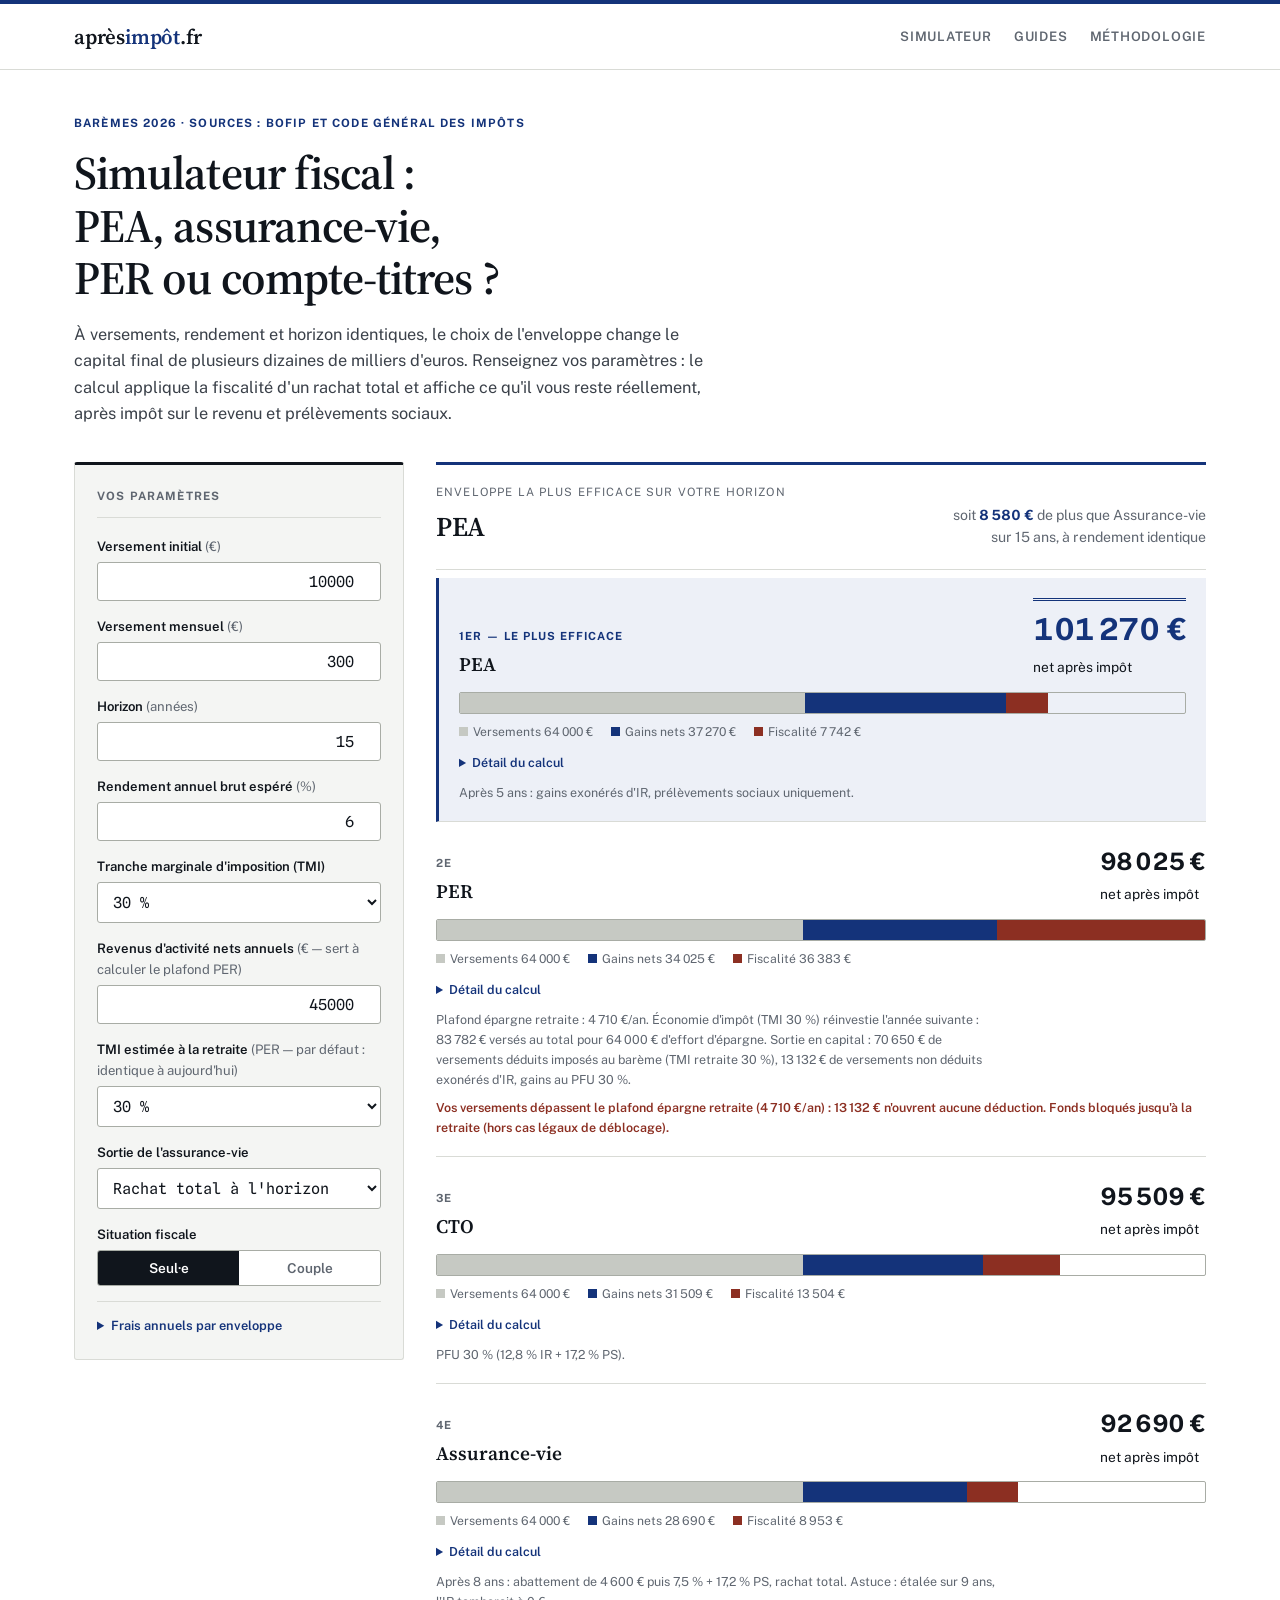
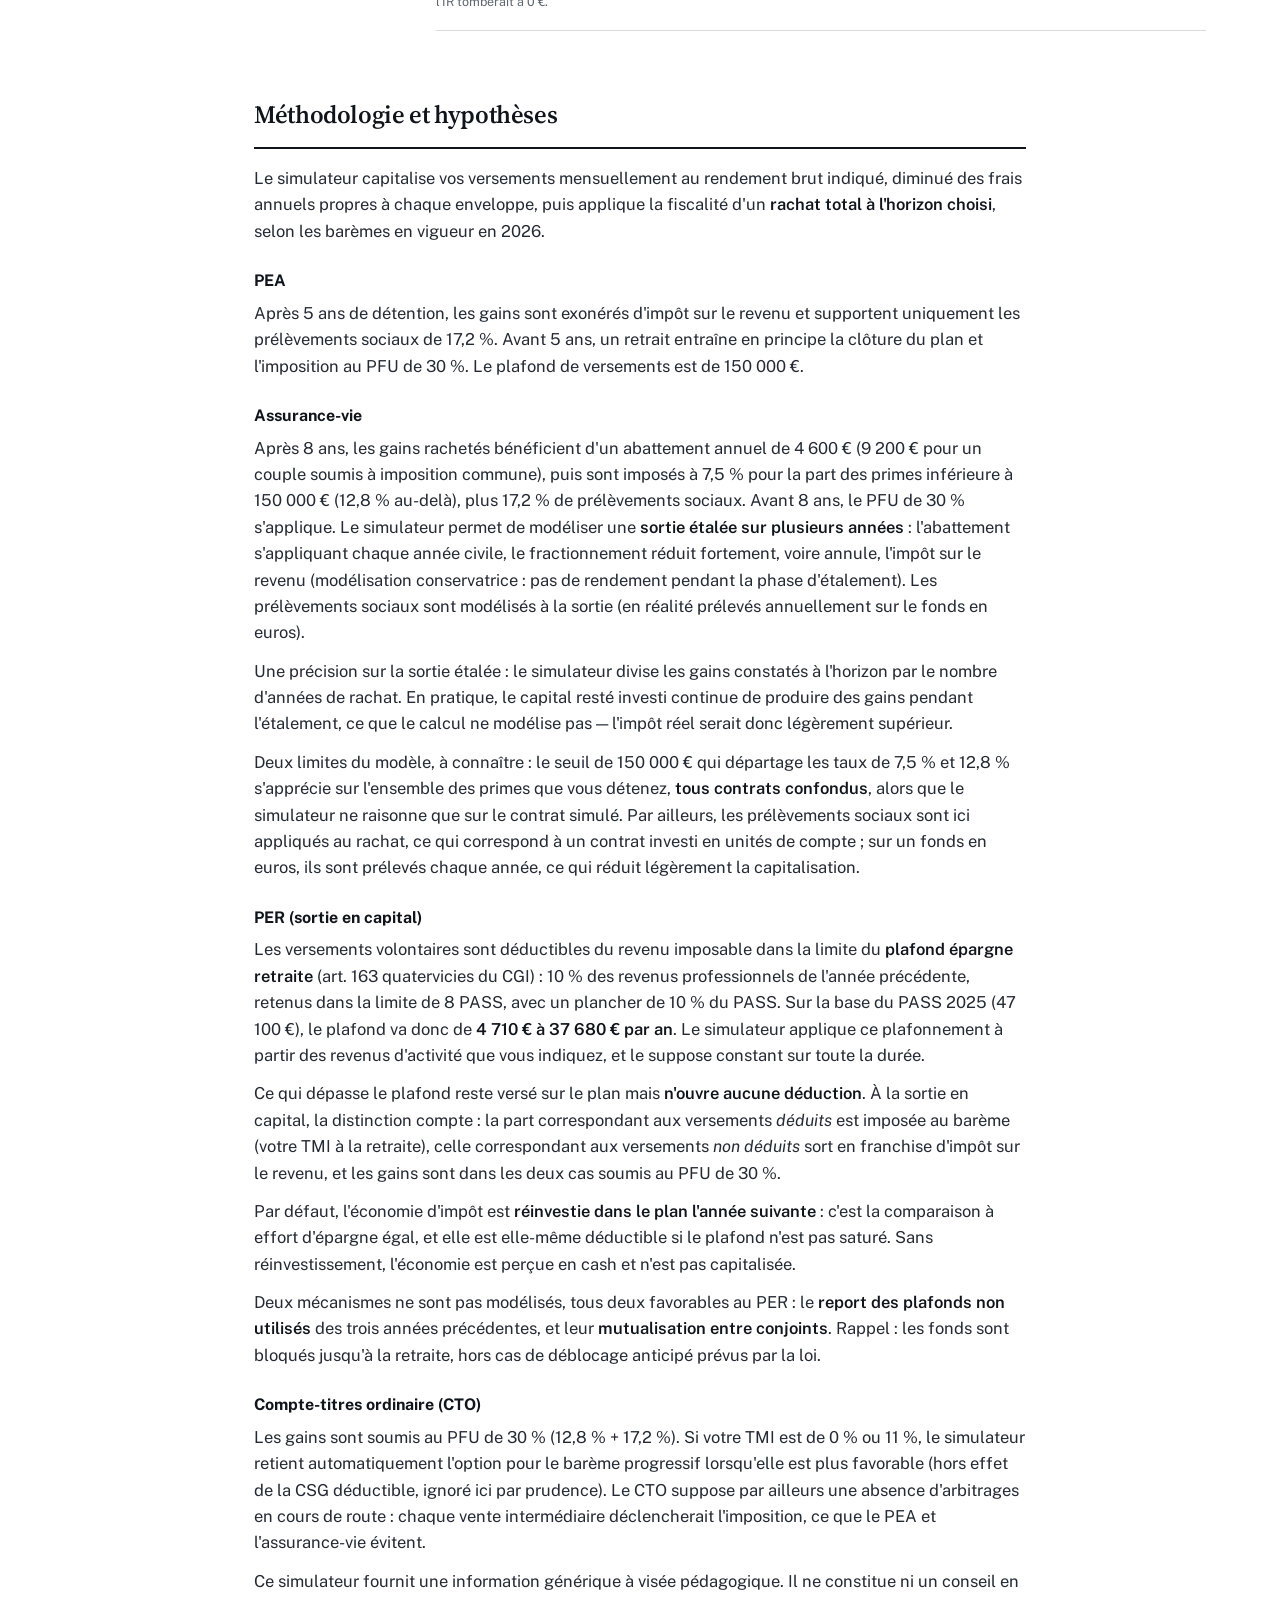
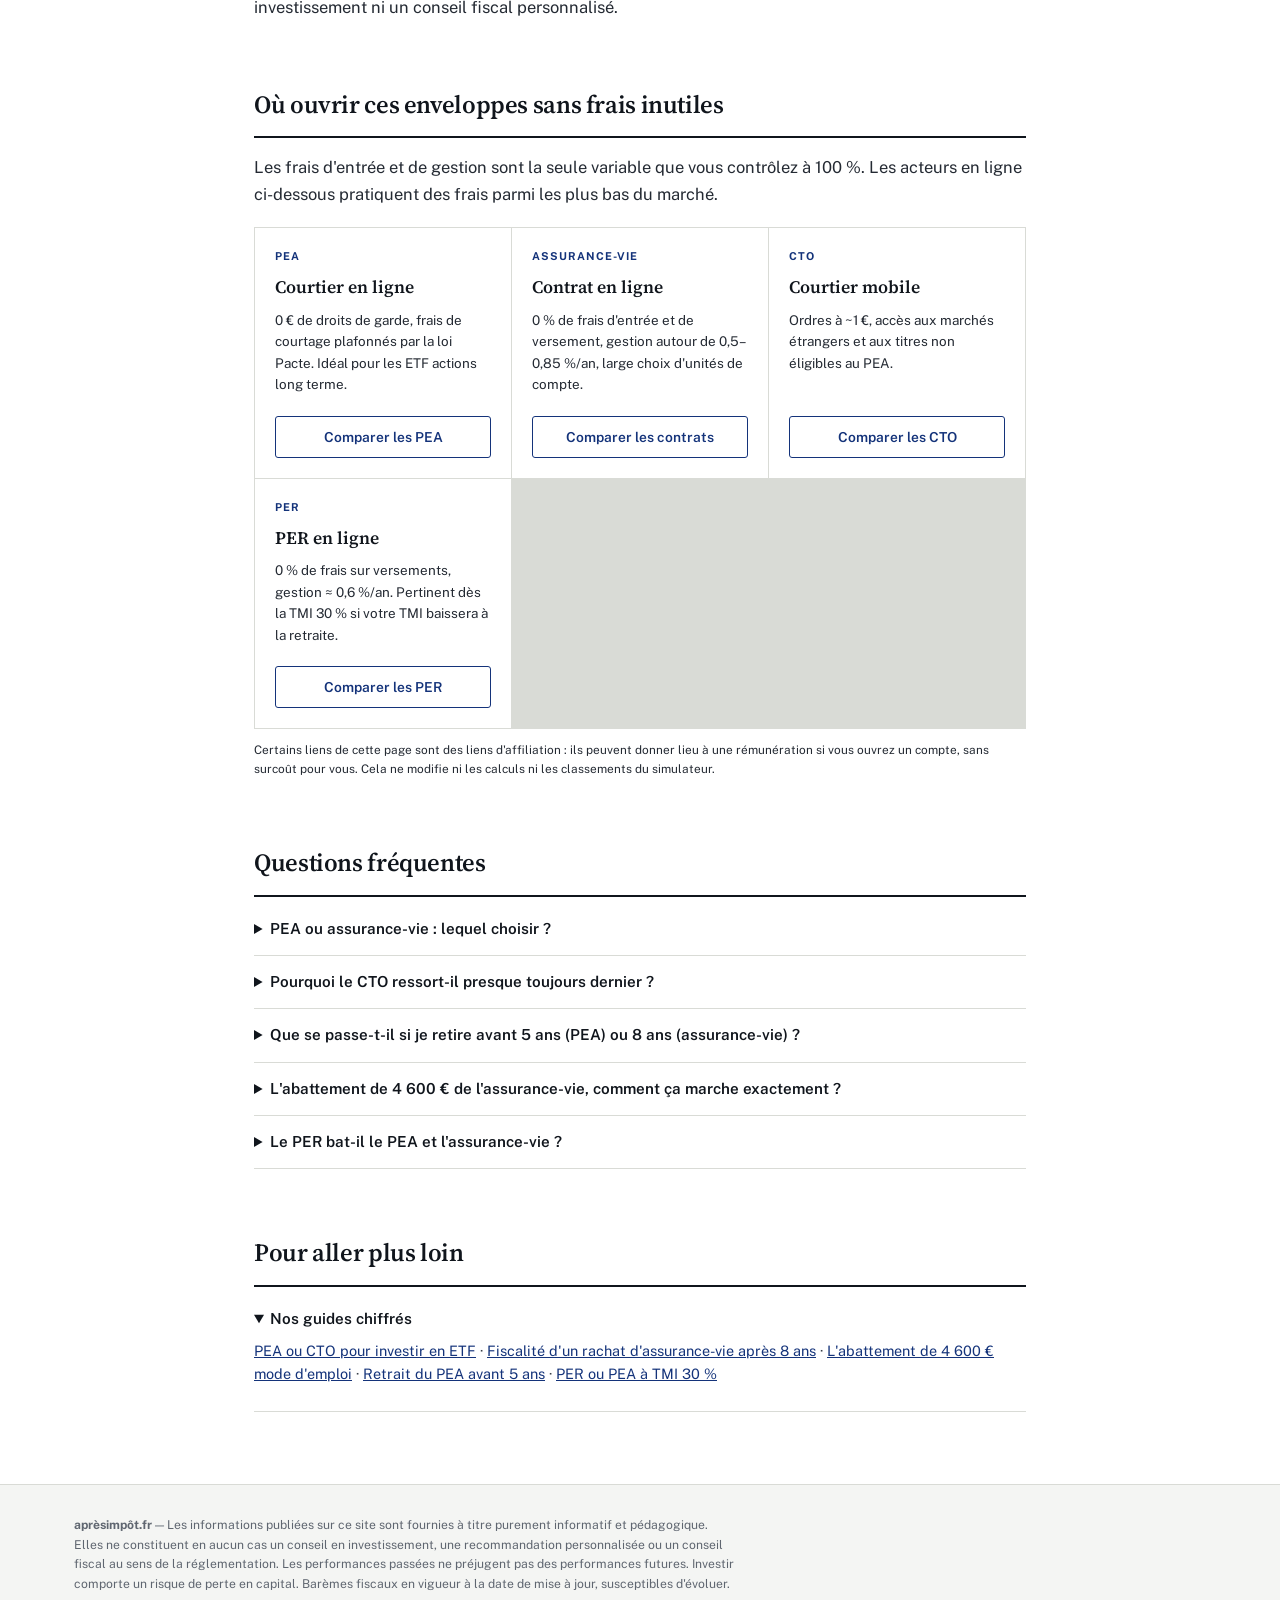
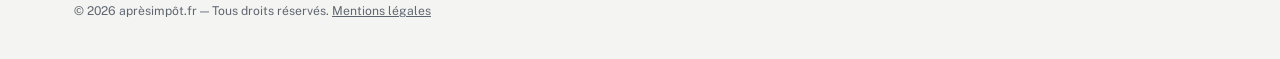
<file: index.html>
<!DOCTYPE html>
<html lang="fr">
<head>
<meta charset="UTF-8">
<meta name="viewport" content="width=device-width, initial-scale=1.0">
<title>Après impôt — Simulateur PEA vs Assurance-vie vs CTO vs PER (2026)</title>
<meta name="description" content="Comparez le capital net après fiscalité entre PEA, assurance-vie, compte-titres et PER selon votre TMI, votre horizon et vos versements. Rachats fractionnés, déduction PER, barèmes 2026.">
<link rel="canonical" href="https://www.apresimpot.fr/">
<meta property="og:title" content="Après impôt — Simulateur PEA vs Assurance-vie vs CTO">
<meta property="og:description" content="Le seul chiffre qui compte : ce qu'il vous reste après impôt. Comparateur fiscal des enveloppes d'épargne françaises.">
<meta property="og:type" content="website">
<meta property="og:url" content="https://www.apresimpot.fr/">
<meta property="og:site_name" content="aprèsimpôt.fr">
<meta property="og:locale" content="fr_FR">
<meta name="twitter:card" content="summary">
<meta name="twitter:title" content="Simulateur fiscal PEA, assurance-vie, PER, compte-titres">
<meta name="twitter:description" content="Le capital net après impôt, enveloppe par enveloppe. Barèmes 2026.">
<link rel="preconnect" href="https://fonts.googleapis.com">
<link rel="preconnect" href="https://fonts.gstatic.com" crossorigin>
<link href="https://fonts.googleapis.com/css2?family=Source+Serif+4:opsz,wght@8..60,600&family=Public+Sans:wght@400;500;600;700&family=Spline+Sans+Mono:wght@400;500;700&display=swap" rel="stylesheet">
<link rel="stylesheet" href="style.css">
<script type="application/ld+json">
{
  "@context": "https://schema.org",
  "@type": "WebApplication",
  "name": "Après impôt — Simulateur PEA / Assurance-vie / CTO",
  "applicationCategory": "FinanceApplication",
  "operatingSystem": "Web",
  "offers": {"@type": "Offer", "price": "0", "priceCurrency": "EUR"},
  "inLanguage": "fr"
}
</script>
<script type="application/ld+json">
{
  "@context": "https://schema.org",
  "@type": "FAQPage",
  "mainEntity": [
    {"@type": "Question", "name": "PEA ou assurance-vie : lequel est le plus avantageux fiscalement ?", "acceptedAnswer": {"@type": "Answer", "text": "Après 5 ans, le PEA n'est soumis qu'aux prélèvements sociaux de 17,2 % sur les gains. L'assurance-vie après 8 ans bénéficie d'un abattement annuel de 4 600 € (9 200 € pour un couple) puis d'un taux de 7,5 % + 17,2 %. Pour un investissement actions long terme, le PEA est généralement plus efficace ; l'assurance-vie reprend l'avantage pour la transmission et la diversification."}},
    {"@type": "Question", "name": "Quelle est la fiscalité d'un compte-titres ordinaire (CTO) ?", "acceptedAnswer": {"@type": "Answer", "text": "Les plus-values et dividendes du CTO sont soumis au PFU de 30 % (12,8 % d'impôt sur le revenu + 17,2 % de prélèvements sociaux). L'option pour le barème progressif peut être préférable si votre TMI est de 0 % ou 11 %."}},
    {"@type": "Question", "name": "Que se passe-t-il si je retire de mon PEA avant 5 ans ?", "acceptedAnswer": {"@type": "Answer", "text": "Un retrait avant 5 ans entraîne en principe la clôture du plan et l'imposition des gains au PFU de 30 %. Après 5 ans, les retraits sont possibles sans clôture et les gains ne supportent que les prélèvements sociaux de 17,2 %."}},
    {"@type": "Question", "name": "L'abattement de l'assurance-vie s'applique-t-il chaque année ?", "acceptedAnswer": {"@type": "Answer", "text": "Oui. Après 8 ans, l'abattement de 4 600 € (9 200 € pour un couple) s'applique chaque année sur la part de gains rachetée. Fractionner ses rachats sur plusieurs années permet donc de réduire fortement, voire d'annuler, l'impôt sur le revenu."}},
    {"@type": "Question", "name": "Le PER est-il plus intéressant que le PEA ou l'assurance-vie ?", "acceptedAnswer": {"@type": "Answer", "text": "Uniquement si votre tranche marginale baisse à la retraite. Le PER déduit les versements à l'entrée (dans la limite du plafond épargne retraite, de 4 710 à 37 680 euros par an) mais les réimpose au barème à la sortie en capital. À tranche identique entre aujourd'hui et la retraite, l'État reprend exactement ce qu'il a consenti, et le PEA repasse devant : il ne reste au PER que des frais plus élevés et des fonds bloqués. Le PER n'est pas un produit de rendement, c'est un arbitrage entre deux taux d'imposition."}}
  ]
}
</script>
<style>
/* ---------- page d'accueil : simulateur ---------- */
.hero{max-width:1180px;margin:0 auto;padding:44px 24px 0}
.eyebrow{
  font-size:.72rem;font-weight:700;text-transform:uppercase;letter-spacing:.1em;
  color:var(--bleu);margin-bottom:14px;
}
.hero h1{
  font-family:'Source Serif 4',Georgia,serif;font-weight:600;
  font-size:clamp(1.9rem,4vw,2.9rem);letter-spacing:-.02em;line-height:1.14;
  max-width:19ch;
}
.hero .lede{margin-top:16px;max-width:66ch;color:#3A4049;font-size:1.02rem}

.sim{
  max-width:1180px;margin:36px auto 0;padding:0 24px;
  display:grid;grid-template-columns:330px 1fr;gap:32px;align-items:start;
}
@media(max-width:900px){.sim{grid-template-columns:1fr;gap:24px}}

/* formulaire : zone de saisie d'un formulaire administratif */
.panel{
  background:var(--trame);border:1px solid var(--trait);border-top:3px solid var(--encre);
  border-radius:var(--r);padding:22px;position:sticky;top:16px;
}
@media(max-width:900px){.panel{position:static}}
.panel h2{
  font-size:.72rem;font-weight:700;text-transform:uppercase;letter-spacing:.1em;
  color:var(--gris);padding-bottom:12px;border-bottom:1px solid var(--trait);margin-bottom:18px;
}
.field{margin-bottom:15px}
.field label{display:block;font-size:.82rem;font-weight:600;margin-bottom:5px}
.field .hint{font-weight:400;color:var(--gris)}
.field input[type=number],.field select{
  width:100%;padding:9px 11px;border:1px solid var(--trait-fort);border-radius:var(--r);
  font-family:'Spline Sans Mono',monospace;font-variant-numeric:tabular-nums;
  font-size:.95rem;background:var(--papier);color:var(--encre);
}
.field input[type=number]{text-align:right}
.field input:focus,.field select:focus{border-color:var(--bleu);outline:none;box-shadow:inset 0 0 0 1px var(--bleu)}
.seg{display:flex;border:1px solid var(--trait-fort);border-radius:var(--r);overflow:hidden}
.seg button{
  flex:1;padding:9px 4px;border:0;background:var(--papier);font-family:inherit;font-size:.85rem;
  cursor:pointer;color:var(--gris);font-weight:600;
}
.seg button[aria-pressed=true]{background:var(--encre);color:#fff}
details.advanced{border-top:1px solid var(--trait);padding-top:14px;margin-top:6px}
details.advanced summary{cursor:pointer;font-size:.8rem;font-weight:600;color:var(--bleu)}
details.advanced .field{margin-top:14px}

/* ---------- résultats : l'état comparatif ---------- */
.results{min-width:0}
.verdict{
  border-top:3px solid var(--bleu);border-bottom:1px solid var(--trait);
  padding:18px 0 20px;margin-bottom:8px;
  display:flex;justify-content:space-between;align-items:flex-end;gap:16px;flex-wrap:wrap;
}
.verdict .label{font-size:.72rem;text-transform:uppercase;letter-spacing:.1em;color:var(--gris)}
.verdict .winner{
  font-family:'Source Serif 4',Georgia,serif;font-weight:600;font-size:1.7rem;
  letter-spacing:-.01em;margin-top:4px;
}
.verdict .saving{font-size:.88rem;color:var(--gris);text-align:right}
.verdict .saving strong{color:var(--bleu);font-variant-numeric:tabular-nums;font-weight:700}

/* une ligne de l'état = une enveloppe */
.env-card{border-bottom:1px solid var(--trait);padding:20px 0 18px}
.env-card.best{
  background:var(--bleu-pale);border-left:3px solid var(--bleu);
  padding:20px 20px 18px;margin-bottom:0;
}
.env-head{display:flex;justify-content:space-between;align-items:flex-end;gap:12px;flex-wrap:wrap;margin-bottom:12px}
.env-rank{font-size:.7rem;font-weight:700;text-transform:uppercase;letter-spacing:.09em;color:var(--gris)}
.env-card.best .env-rank{color:var(--bleu)}
.env-name{font-family:'Source Serif 4',Georgia,serif;font-weight:600;font-size:1.2rem;margin-top:2px}
.env-net{
  font-family:'Public Sans',system-ui,sans-serif;font-variant-numeric:tabular-nums;
  font-weight:700;font-size:1.5rem;letter-spacing:-.02em;text-align:right;
}
.env-card.best .env-net{
  color:var(--bleu);font-size:1.9rem;border-top:3px double var(--bleu);padding-top:4px;
}
.env-net small{
  font-size:.68rem;font-weight:600;color:var(--gris);font-family:'Public Sans',sans-serif;
  display:block;text-align:right;text-transform:uppercase;letter-spacing:.09em;margin-top:2px;
}

/* barre de décomposition */
.bar{display:flex;height:22px;overflow:hidden;margin:0 0 8px;border:1px solid var(--trait-fort);border-radius:2px}
.bar div{transition:width .4s cubic-bezier(.2,.8,.2,1);min-width:0}
.bar .b-cap{background:var(--capital)}
.bar .b-gain{background:var(--bleu)}
.bar .b-tax{background:var(--brique)}
.legend{display:flex;gap:18px;flex-wrap:wrap;font-size:.76rem;color:var(--gris)}
.legend span::before{content:"";display:inline-block;width:9px;height:9px;margin-right:5px;vertical-align:0}
.legend .l-cap::before{background:var(--capital)}
.legend .l-gain::before{background:var(--bleu)}
.legend .l-tax::before{background:var(--brique)}

.env-detail{margin-top:12px}
.env-detail summary{cursor:pointer;font-size:.78rem;font-weight:600;color:var(--bleu)}
.env-detail table{width:100%;border-collapse:collapse;margin-top:10px;font-size:.85rem}
.env-detail td{padding:5px 0;border-bottom:1px solid var(--trait)}
.env-detail td:last-child{text-align:right}
.env-detail tr.t-tax td{color:var(--brique)}
.env-detail tr.t-net td{font-weight:700;border-bottom:0;border-top:2px solid var(--encre);padding-top:7px}
.env-note{font-size:.78rem;color:var(--gris);margin-top:10px;max-width:70ch}
.env-warn{font-size:.78rem;color:var(--brique);margin-top:8px;font-weight:600}

/* ---------- sections de contenu ---------- */
section.content{max-width:820px;margin:64px auto 0;padding:0 24px}
section.content h2{
  font-family:'Source Serif 4',Georgia,serif;font-weight:600;font-size:1.55rem;
  letter-spacing:-.015em;margin-bottom:6px;padding-bottom:12px;border-bottom:2px solid var(--encre);
}
section.content h3{font-weight:700;font-size:1rem;margin:24px 0 6px}
section.content p{margin-bottom:12px;color:#242A33}
section.content p strong{color:var(--encre);font-weight:600}
section.content h2+p{margin-top:16px}

/* courtiers */
.brokers{display:grid;grid-template-columns:repeat(auto-fit,minmax(220px,1fr));gap:1px;background:var(--trait);margin-top:20px;border:1px solid var(--trait)}
.broker{background:var(--papier);padding:20px;display:flex;flex-direction:column;gap:8px}
.broker .b-env{font-size:.68rem;font-weight:700;text-transform:uppercase;letter-spacing:.09em;color:var(--bleu)}
.broker .b-name{font-family:'Source Serif 4',Georgia,serif;font-weight:600;font-size:1.1rem}
.broker p{font-size:.84rem;color:var(--gris);margin:0;flex:1}
.broker a{
  display:inline-block;text-align:center;background:var(--papier);color:var(--bleu);
  border:1px solid var(--bleu);text-decoration:none;padding:9px 14px;border-radius:var(--r);
  font-weight:600;font-size:.86rem;
}
.broker a:hover{background:var(--bleu);color:#fff}
.aff-note{font-size:.74rem;color:var(--gris);margin-top:12px}

/* FAQ */
.faq details{border-bottom:1px solid var(--trait);padding:14px 0}
.faq summary{cursor:pointer;font-weight:600;font-size:.95rem}
.faq details p{margin-top:8px;font-size:.9rem;color:#3A4049}
</style>
</head>
<body>

<header>
  <div class="header-in">
    <a class="logo" href="/">après<span class="net-word">impôt</span>.fr</a>
    <nav class="main">
      <a href="#simulateur">Simulateur</a>
      <a href="guides/index.html">Guides</a>
      <a href="#methodologie">Méthodologie</a>
    </nav>
  </div>
</header>

<div class="hero">
  <p class="eyebrow">Barèmes 2026 · Sources : BOFiP et Code général des impôts</p>
  <h1>Simulateur fiscal : PEA, assurance-vie, PER ou compte-titres ?</h1>
  <p class="lede">À versements, rendement et horizon identiques, le choix de l'enveloppe change le capital final de plusieurs dizaines de milliers d'euros. Renseignez vos paramètres : le calcul applique la fiscalité d'un rachat total et affiche ce qu'il vous reste réellement, après impôt sur le revenu et prélèvements sociaux.</p>
</div>

<main class="sim" id="simulateur">
  <form class="panel" id="form" aria-label="Paramètres de simulation">
    <h2>Vos paramètres</h2>

    <div class="field">
      <label for="p0">Versement initial <span class="hint">(€)</span></label>
      <input class="mono" type="number" id="p0" value="10000" min="0" step="500">
    </div>

    <div class="field">
      <label for="pm">Versement mensuel <span class="hint">(€)</span></label>
      <input class="mono" type="number" id="pm" value="300" min="0" step="50">
    </div>

    <div class="field">
      <label for="years">Horizon <span class="hint">(années)</span></label>
      <input class="mono" type="number" id="years" value="15" min="1" max="50" step="1">
    </div>

    <div class="field">
      <label for="ret">Rendement annuel brut espéré <span class="hint">(%)</span></label>
      <input class="mono" type="number" id="ret" value="6" min="-5" max="20" step="0.5">
    </div>

    <div class="field">
      <label for="tmi">Tranche marginale d'imposition (TMI)</label>
      <select id="tmi">
        <option value="0">0 %</option>
        <option value="11">11 %</option>
        <option value="30" selected>30 %</option>
        <option value="41">41 %</option>
        <option value="45">45 %</option>
      </select>
    </div>

    <div class="field">
      <label for="revenu">Revenus d'activité nets annuels <span class="hint">(€ — sert à calculer le plafond PER)</span></label>
      <input class="mono" type="number" id="revenu" value="45000" min="0" step="1000">
    </div>

    <div class="field">
      <label for="tmi-ret">TMI estimée à la retraite <span class="hint">(PER — par défaut : identique à aujourd'hui)</span></label>
      <select id="tmi-ret">
        <option value="0">0 %</option>
        <option value="11">11 %</option>
        <option value="30" selected>30 %</option>
        <option value="41">41 %</option>
        <option value="45">45 %</option>
      </select>
    </div>

    <div class="field">
      <label for="av-spread">Sortie de l'assurance-vie</label>
      <select id="av-spread">
        <option value="1" selected>Rachat total à l'horizon</option>
        <option value="2">Étalée sur 2 ans</option>
        <option value="3">Étalée sur 3 ans</option>
        <option value="4">Étalée sur 4 ans</option>
        <option value="5">Étalée sur 5 ans</option>
        <option value="8">Étalée sur 8 ans</option>
        <option value="10">Étalée sur 10 ans</option>
      </select>
    </div>

    <div class="field">
      <label id="lab-situation">Situation fiscale</label>
      <div class="seg" role="group" aria-labelledby="lab-situation">
        <button type="button" id="seg-single" aria-pressed="true">Seul·e</button>
        <button type="button" id="seg-couple" aria-pressed="false">Couple</button>
      </div>
    </div>

    <details class="advanced">
      <summary>Frais annuels par enveloppe</summary>
      <div class="field">
        <label for="f-pea">PEA <span class="hint">(% / an — courtier en ligne ≈ 0,1 %)</span></label>
        <input class="mono" type="number" id="f-pea" value="0.1" min="0" max="5" step="0.05">
      </div>
      <div class="field">
        <label for="f-av">Assurance-vie <span class="hint">(% / an — gestion + UC, contrat en ligne ≈ 0,85 %)</span></label>
        <input class="mono" type="number" id="f-av" value="0.85" min="0" max="5" step="0.05">
      </div>
      <div class="field">
        <label for="f-cto">CTO <span class="hint">(% / an)</span></label>
        <input class="mono" type="number" id="f-cto" value="0.1" min="0" max="5" step="0.05">
      </div>
      <div class="field">
        <label for="f-per">PER <span class="hint">(% / an — PER en ligne ≈ 0,6 %)</span></label>
        <input class="mono" type="number" id="f-per" value="0.6" min="0" max="5" step="0.05">
      </div>
      <div class="field">
        <label for="per-reinvest"><input type="checkbox" id="per-reinvest" checked> Réinvestir l'économie d'impôt du PER dans le plan</label>
        <span class="hint">Décoché : l'économie d'impôt est perçue mais laissée en cash (non capitalisée).</span>
      </div>
    </details>
  </form>

  <div class="results" aria-live="polite">
    <div class="verdict" id="verdict">
      <div>
        <div class="label">Enveloppe la plus efficace sur votre horizon</div>
        <div class="winner" id="v-winner">—</div>
      </div>
      <div class="saving" id="v-saving"></div>
    </div>
    <div id="cards"></div>
  </div>
</main>

<section class="content" id="methodologie">
  <h2>Méthodologie et hypothèses</h2>
  <p>Le simulateur capitalise vos versements mensuellement au rendement brut indiqué, diminué des frais annuels propres à chaque enveloppe, puis applique la fiscalité d'un <strong>rachat total à l'horizon choisi</strong>, selon les barèmes en vigueur en 2026.</p>
  <h3>PEA</h3>
  <p>Après 5 ans de détention, les gains sont exonérés d'impôt sur le revenu et supportent uniquement les prélèvements sociaux de 17,2 %. Avant 5 ans, un retrait entraîne en principe la clôture du plan et l'imposition au PFU de 30 %. Le plafond de versements est de 150 000 €.</p>
  <h3>Assurance-vie</h3>
  <p>Après 8 ans, les gains rachetés bénéficient d'un abattement annuel de 4 600 € (9 200 € pour un couple soumis à imposition commune), puis sont imposés à 7,5 % pour la part des primes inférieure à 150 000 € (12,8 % au-delà), plus 17,2 % de prélèvements sociaux. Avant 8 ans, le PFU de 30 % s'applique. Le simulateur permet de modéliser une <strong>sortie étalée sur plusieurs années</strong> : l'abattement s'appliquant chaque année civile, le fractionnement réduit fortement, voire annule, l'impôt sur le revenu (modélisation conservatrice : pas de rendement pendant la phase d'étalement). Les prélèvements sociaux sont modélisés à la sortie (en réalité prélevés annuellement sur le fonds en euros).</p>
  <p>Une précision sur la sortie étalée : le simulateur divise les gains constatés à l'horizon par le nombre d'années de rachat. En pratique, le capital resté investi continue de produire des gains pendant l'étalement, ce que le calcul ne modélise pas — l'impôt réel serait donc légèrement supérieur.</p>

  <p>Deux limites du modèle, à connaître : le seuil de 150 000 € qui départage les taux de 7,5 % et 12,8 % s'apprécie sur l'ensemble des primes que vous détenez, <strong>tous contrats confondus</strong>, alors que le simulateur ne raisonne que sur le contrat simulé. Par ailleurs, les prélèvements sociaux sont ici appliqués au rachat, ce qui correspond à un contrat investi en unités de compte ; sur un fonds en euros, ils sont prélevés chaque année, ce qui réduit légèrement la capitalisation.</p>

  <h3>PER (sortie en capital)</h3>
  <p>Les versements volontaires sont déductibles du revenu imposable dans la limite du <strong>plafond épargne retraite</strong> (art. 163 quatervicies du CGI) : 10 % des revenus professionnels de l'année précédente, retenus dans la limite de 8 PASS, avec un plancher de 10 % du PASS. Sur la base du PASS 2025 (47 100 €), le plafond va donc de <strong>4 710 € à 37 680 € par an</strong>. Le simulateur applique ce plafonnement à partir des revenus d'activité que vous indiquez, et le suppose constant sur toute la durée.</p>
  <p>Ce qui dépasse le plafond reste versé sur le plan mais <strong>n'ouvre aucune déduction</strong>. À la sortie en capital, la distinction compte : la part correspondant aux versements <em>déduits</em> est imposée au barème (votre TMI à la retraite), celle correspondant aux versements <em>non déduits</em> sort en franchise d'impôt sur le revenu, et les gains sont dans les deux cas soumis au PFU de 30 %.</p>
  <p>Par défaut, l'économie d'impôt est <strong>réinvestie dans le plan l'année suivante</strong> : c'est la comparaison à effort d'épargne égal, et elle est elle-même déductible si le plafond n'est pas saturé. Sans réinvestissement, l'économie est perçue en cash et n'est pas capitalisée.</p>
  <p>Deux mécanismes ne sont pas modélisés, tous deux favorables au PER : le <strong>report des plafonds non utilisés</strong> des trois années précédentes, et leur <strong>mutualisation entre conjoints</strong>. Rappel : les fonds sont bloqués jusqu'à la retraite, hors cas de déblocage anticipé prévus par la loi.</p>
  <h3>Compte-titres ordinaire (CTO)</h3>
  <p>Les gains sont soumis au PFU de 30 % (12,8 % + 17,2 %). Si votre TMI est de 0 % ou 11 %, le simulateur retient automatiquement l'option pour le barème progressif lorsqu'elle est plus favorable (hors effet de la CSG déductible, ignoré ici par prudence). Le CTO suppose par ailleurs une absence d'arbitrages en cours de route : chaque vente intermédiaire déclencherait l'imposition, ce que le PEA et l'assurance-vie évitent.</p>
  <p>Ce simulateur fournit une information générique à visée pédagogique. Il ne constitue ni un conseil en investissement ni un conseil fiscal personnalisé.</p>
</section>

<section class="content" id="ouvrir">
  <h2>Où ouvrir ces enveloppes sans frais inutiles</h2>
  <p>Les frais d'entrée et de gestion sont la seule variable que vous contrôlez à 100 %. Les acteurs en ligne ci-dessous pratiquent des frais parmi les plus bas du marché.</p>
  <div class="brokers">
    <!-- AFFILIATION : remplacer les href="#" par vos liens trackés une fois inscrit aux programmes (BoursoBank, Trade Republic, Linxea, etc.) -->
    <div class="broker">
      <span class="b-env">PEA</span>
      <span class="b-name">Courtier en ligne</span>
      <p>0 € de droits de garde, frais de courtage plafonnés par la loi Pacte. Idéal pour les ETF actions long terme.</p>
      <a href="#" data-affiliate="pea" rel="sponsored nofollow">Comparer les PEA</a>
    </div>
    <div class="broker">
      <span class="b-env">Assurance-vie</span>
      <span class="b-name">Contrat en ligne</span>
      <p>0 % de frais d'entrée et de versement, gestion autour de 0,5–0,85 %/an, large choix d'unités de compte.</p>
      <a href="#" data-affiliate="av" rel="sponsored nofollow">Comparer les contrats</a>
    </div>
    <div class="broker">
      <span class="b-env">CTO</span>
      <span class="b-name">Courtier mobile</span>
      <p>Ordres à ~1 €, accès aux marchés étrangers et aux titres non éligibles au PEA.</p>
      <a href="#" data-affiliate="cto" rel="sponsored nofollow">Comparer les CTO</a>
    </div>
    <div class="broker">
      <span class="b-env">PER</span>
      <span class="b-name">PER en ligne</span>
      <p>0 % de frais sur versements, gestion ≈ 0,6 %/an. Pertinent dès la TMI 30 % si votre TMI baissera à la retraite.</p>
      <a href="#" data-affiliate="per" rel="sponsored nofollow">Comparer les PER</a>
    </div>
  </div>
  <p class="aff-note">Certains liens de cette page sont des liens d'affiliation : ils peuvent donner lieu à une rémunération si vous ouvrez un compte, sans surcoût pour vous. Cela ne modifie ni les calculs ni les classements du simulateur.</p>
</section>

<section class="content faq">
  <h2>Questions fréquentes</h2>
  <details>
    <summary>PEA ou assurance-vie : lequel choisir ?</summary>
    <p>Pour de l'investissement en actions européennes (ou ETF éligibles) à plus de 5 ans, le PEA est presque toujours l'enveloppe la plus efficace fiscalement : 17,2 % sur les gains, contre au mieux 24,7 % au-delà de l'abattement en assurance-vie. L'assurance-vie reste pertinente pour diversifier (fonds euros, obligations, immobilier), pour les versements au-delà du plafond du PEA, et surtout pour la transmission (abattement de 152 500 € par bénéficiaire pour les primes versées avant 70 ans).</p>
  </details>
  <details>
    <summary>Pourquoi le CTO ressort-il presque toujours dernier ?</summary>
    <p>Parce qu'il cumule le taux le plus élevé (30 %) et l'absence d'abattement. Il reste pourtant indispensable pour les titres non éligibles au PEA (actions américaines en direct, certains ETF) et au-delà des plafonds. Sa fiscalité réelle peut aussi être pire que celle affichée ici : chaque arbitrage en cours de route déclenche l'impôt, là où PEA et assurance-vie capitalisent en franchise.</p>
  </details>
  <details>
    <summary>Que se passe-t-il si je retire avant 5 ans (PEA) ou 8 ans (assurance-vie) ?</summary>
    <p>Avant 5 ans, un retrait du PEA entraîne en principe sa clôture et l'imposition des gains au PFU de 30 %. En assurance-vie, un rachat avant 8 ans est imposé au PFU de 30 % sans abattement, mais le contrat n'est pas clôturé et son antériorité fiscale court toujours — d'où l'intérêt d'ouvrir tôt, même avec un petit montant, pour « prendre date ».</p>
  </details>
  <details>
    <summary>L'abattement de 4 600 € de l'assurance-vie, comment ça marche exactement ?</summary>
    <p>Après 8 ans, il s'applique chaque année civile sur la part de <em>gains</em> comprise dans vos rachats (pas sur le capital). Un rachat de 20 000 € contenant 5 000 € de gains n'est donc imposé à l'IR que sur 400 € pour un célibataire. En étalant les rachats, on peut sortir des sommes importantes sans payer d'impôt sur le revenu — seuls les 17,2 % de prélèvements sociaux restent dus.</p>
  </details>
  <details>
    <summary>Le PER bat-il le PEA et l'assurance-vie ?</summary>
    <p>Uniquement si votre tranche marginale baisse à la retraite. La déduction à l'entrée n'est pas un cadeau : elle est reprise au barème à la sortie en capital. À TMI identique entre aujourd'hui et la retraite, l'État récupère exactement ce qu'il a consenti, et le <strong>PEA repasse devant</strong> — il ne reste au PER que des frais de gestion plus élevés et des fonds bloqués. Le PER devient gagnant quand l'écart de tranche est réel (30 % aujourd'hui, 11 % demain), que l'économie d'impôt est réinvestie, et dans la limite du <strong>plafond épargne retraite</strong> (de 4 710 € à 37 680 €/an selon vos revenus). Testez les deux TMI dans le simulateur pour voir votre point de bascule.</p>
  </details>
</section>

<section class="content faq">
  <h2>Pour aller plus loin</h2>
  <details open>
    <summary>Nos guides chiffrés</summary>
    <p>
      <a href="guides/pea-ou-cto-etf.html">PEA ou CTO pour investir en ETF</a> ·
      <a href="guides/fiscalite-rachat-assurance-vie-8-ans.html">Fiscalité d'un rachat d'assurance-vie après 8 ans</a> ·
      <a href="guides/abattement-4600-assurance-vie.html">L'abattement de 4 600 € mode d'emploi</a> ·
      <a href="guides/retrait-pea-avant-5-ans.html">Retrait du PEA avant 5 ans</a> ·
      <a href="guides/per-ou-pea-tmi-30.html">PER ou PEA à TMI 30 %</a>
    </p>
  </details>
</section>

<footer>
  <div class="footer-in">
    <p><strong>aprèsimpôt.fr</strong> — Les informations publiées sur ce site sont fournies à titre purement informatif et pédagogique. Elles ne constituent en aucun cas un conseil en investissement, une recommandation personnalisée ou un conseil fiscal au sens de la réglementation. Les performances passées ne préjugent pas des performances futures. Investir comporte un risque de perte en capital. Barèmes fiscaux en vigueur à la date de mise à jour, susceptibles d'évoluer.</p>
    <p>© 2026 aprèsimpôt.fr — Tous droits réservés. <a href="mentions-legales.html">Mentions légales</a></p>
  </div>
</footer>

<script>
"use strict";
const PS = 0.172, PFU_IR = 0.128;
const PASS = 47100; // PASS N-1 (2025), référence du plafond épargne retraite pour les versements 2026
const plafondPER = r => Math.max(0.10 * Math.min(r, 8 * PASS), 0.10 * PASS);
const fmt = v => new Intl.NumberFormat('fr-FR',{style:'currency',currency:'EUR',maximumFractionDigits:0}).format(v);

function futureValue(p0, m, years, annualNet){
  const n = years * 12;
  // taux mensuel equivalent (et non proportionnel) : (1+i)^(1/12)-1
  const r = annualNet <= -1 ? -1 : Math.pow(1 + annualNet, 1 / 12) - 1;
  if (Math.abs(r) < 1e-9) return p0 + m * n;
  return p0 * Math.pow(1 + r, n) + m * ((Math.pow(1 + r, n) - 1) / r);
}

function taxPEA(g, years){
  if (g <= 0) return {ir: 0, ps: 0, note: null};
  if (years >= 5) return {ir: 0, ps: g * PS, note: "Après 5 ans : gains exonérés d'IR, prélèvements sociaux uniquement."};
  return {ir: g * PFU_IR, ps: g * PS, note: "Horizon < 5 ans : retrait = clôture du plan et PFU 30 %."};
}

function taxAV(g, years, invested, couple, spread){
  if (g <= 0) return {ir: 0, ps: 0, note: null};
  const ps = g * PS;
  if (years < 8) return {ir: g * PFU_IR, ps, note: "Horizon < 8 ans : PFU 30 %, sans abattement (l'étalement n'a pas d'effet)."};
  const ab = couple ? 9200 : 4600;
  let rate = 0.075;
  if (invested > 150000){
    const share = 150000 / invested;
    rate = 0.075 * share + PFU_IR * (1 - share);
  }
  const perYear = g / spread;
  const ir = spread * Math.max(0, perYear - ab) * rate;
  const nOpt = Math.ceil(g / ab);
  let note = spread === 1
    ? "Après 8 ans : abattement de " + fmt(ab) + " puis " + (rate > 0.075 ? "7,5 % / 12,8 %" : "7,5 %") + " + 17,2 % PS, rachat total."
    : "Sortie étalée sur " + spread + " ans : abattement de " + fmt(ab) + " réutilisé chaque année.";
  if (ir === 0 && g > 0) note += " Impôt sur le revenu : 0 €.";
  else if (nOpt > spread && nOpt <= 15) note += " Astuce : étalée sur " + nOpt + " ans, l'IR tomberait à 0 €.";
  return {ir, ps, note};
}

function computePER(p0, pm, years, ret, fees, tmiNow, tmiRet, reinvest, revenu){
  const rm = Math.pow(1 + (ret - fees), 1 / 12) - 1;
  const cap = plafondPER(revenu);
  const n = Math.max(1, Math.round(years));
  let solde = 0, deduits = 0, nonDeduits = 0, effort = 0, ecoPrev = 0, ecoCash = 0;

  for (let y = 0; y < n; y++){
    const effortAn = (y === 0 ? p0 : 0) + pm * 12;
    effort += effortAn;
    // l'economie d'impot de l'annee precedente est reinvestie dans le plan
    const verse = effortAn + (reinvest ? ecoPrev : 0);
    const ded = Math.min(verse, cap);       // plafonnee
    deduits += ded;
    nonDeduits += verse - ded;              // excedent : verse mais non deduit
    const eco = ded * tmiNow;
    if (reinvest) ecoPrev = eco; else ecoCash += eco;

    // capitalisation : versement initial + economie reinvestie en debut d'annee, le reste mensuellement
    const lump = (y === 0 ? p0 : 0) + (reinvest && y > 0 ? verse - pm * 12 : 0);
    for (let m = 0; m < 12; m++){
      solde = (solde + (m === 0 ? lump : 0) + pm) * (1 + rm);
    }
  }

  const versements = deduits + nonDeduits;
  const gains = Math.max(0, solde - versements);
  // sortie en capital : versements deduits imposes au bareme, versements non deduits exoneres d'IR,
  // gains au PFU dans les deux cas
  const ir = deduits * tmiRet + gains * PFU_IR;
  const ps = gains * PS;
  const fvDisplay = solde + ecoCash;

  let note = "Plafond épargne retraite : " + fmt(cap) + "/an. ";
  note += reinvest
    ? "Économie d'impôt (TMI " + Math.round(tmiNow * 100) + " %) réinvestie l'année suivante : " + fmt(versements) + " versés au total pour " + fmt(effort) + " d'effort d'épargne. "
    : "Économie d'impôt perçue en cash (" + fmt(ecoCash) + "), non capitalisée. ";
  note += "Sortie en capital : " + fmt(deduits) + " de versements déduits imposés au barème (TMI retraite " + Math.round(tmiRet * 100) + " %)";
  note += nonDeduits > 1
    ? ", " + fmt(nonDeduits) + " de versements non déduits exonérés d'IR, gains au PFU 30 %."
    : ", gains au PFU 30 %.";

  const warn = nonDeduits > 1
    ? "Vos versements dépassent le plafond épargne retraite (" + fmt(cap) + "/an) : " + fmt(nonDeduits) + " n'ouvrent aucune déduction. Fonds bloqués jusqu'à la retraite (hors cas légaux de déblocage)."
    : "Fonds bloqués jusqu'à la retraite (hors cas légaux de déblocage).";

  return {fv: fvDisplay, gains: Math.max(0, fvDisplay - effort), ir, ps, net: fvDisplay - ir - ps, note, warn};
}

function taxCTO(g, tmi){
  if (g <= 0) return {ir: 0, ps: 0, note: null};
  const bareme = tmi / 100;
  const useBareme = bareme < PFU_IR;
  return {ir: g * Math.min(PFU_IR, bareme), ps: g * PS,
    note: useBareme ? "Option barème retenue (TMI " + tmi + " % < 12,8 %), plus favorable que le PFU." : "PFU 30 % (12,8 % IR + 17,2 % PS)."};
}

function read(id){ return parseFloat(document.getElementById(id).value) || 0; }

function run(){
  const p0 = read('p0'), pm = read('pm'), years = Math.max(1, read('years')), ret = read('ret') / 100;
  const tmi = parseInt(document.getElementById('tmi').value, 10);
  const tmiRet = parseInt(document.getElementById('tmi-ret').value, 10) / 100;
  const spread = parseInt(document.getElementById('av-spread').value, 10);
  const reinvest = document.getElementById('per-reinvest').checked;
  const couple = document.getElementById('seg-couple').getAttribute('aria-pressed') === 'true';
  const invested = p0 + pm * years * 12;

  const base = [
    {key:'PEA', fees: read('f-pea')/100, tax: g => taxPEA(g, years),
     warn: invested > 150000 ? "Versements totaux (" + fmt(invested) + ") supérieurs au plafond du PEA (150 000 €) : l'excédent devrait être logé ailleurs." : null},
    {key:'Assurance-vie', fees: read('f-av')/100, tax: g => taxAV(g, years, invested, couple, spread), warn: null},
    {key:'CTO', fees: read('f-cto')/100, tax: g => taxCTO(g, tmi), warn: null}
  ].map(e => {
    const fv = futureValue(p0, pm, years, ret - e.fees);
    const gains = Math.max(0, fv - invested);
    const t = e.tax(gains);
    return {...e, fv, gains, ir: t.ir, ps: t.ps, net: fv - t.ir - t.ps, note: t.note};
  });

  const per = computePER(p0, pm, years, ret, read('f-per')/100, tmi/100, tmiRet, reinvest, read('revenu'));
  base.push({key:'PER', ...per});

  const envs = base.map(e => ({...e, totalTax: e.ir + e.ps})).sort((a, b) => b.net - a.net);

  const best = envs[0], worst = envs[envs.length - 1];
  document.getElementById('v-winner').textContent = best.key;
  document.getElementById('v-saving').innerHTML = worst.net < best.net
    ? "soit <strong>" + fmt(best.net - worst.net) + "</strong> de plus que " + worst.key + "<br>sur " + years + " ans, à rendement identique"
    : "";

  const cards = document.getElementById('cards');
  cards.innerHTML = '';
  const maxFv = Math.max(...envs.map(e => e.fv), 1);

  envs.forEach((e, i) => {
    const capPct = (invested / maxFv) * 100;
    const gainNetPct = ((e.gains - e.totalTax) / maxFv) * 100;
    const taxPct = (e.totalTax / maxFv) * 100;
    const card = document.createElement('article');
    card.className = 'env-card' + (i === 0 ? ' best' : '');
    card.innerHTML =
      '<div class="env-head">' +
        '<div><span class="env-rank">' + (i === 0 ? '1er — le plus efficace' : (i + 1) + 'e') + '</span>' +
        '<div class="env-name">' + e.key + '</div></div>' +
        '<div><div class="env-net">' + fmt(e.net) + '</div><small>net après impôt</small></div>' +
      '</div>' +
      '<div class="bar" role="img" aria-label="' + e.key + ' : ' + fmt(invested) + ' versés, ' + fmt(Math.max(0, e.gains - e.totalTax)) + ' de gains nets, ' + fmt(e.totalTax) + ' de fiscalité">' +
        '<div class="b-cap" style="width:' + capPct + '%"></div>' +
        '<div class="b-gain" style="width:' + Math.max(0, gainNetPct) + '%"></div>' +
        '<div class="b-tax" style="width:' + Math.max(0, taxPct) + '%"></div>' +
      '</div>' +
      '<div class="legend">' +
        '<span class="l-cap">Versements ' + fmt(invested) + '</span>' +
        '<span class="l-gain">Gains nets ' + fmt(Math.max(0, e.gains - e.totalTax)) + '</span>' +
        '<span class="l-tax">Fiscalité ' + fmt(e.totalTax) + '</span>' +
      '</div>' +
      '<details class="env-detail"><summary>Détail du calcul</summary><table class="mono">' +
        '<tr><td>Capital brut à ' + years + ' ans</td><td>' + fmt(e.fv) + '</td></tr>' +
        '<tr><td>dont gains</td><td>' + fmt(e.gains) + '</td></tr>' +
        '<tr class="t-tax"><td>Impôt sur le revenu</td><td>−' + fmt(e.ir) + '</td></tr>' +
        '<tr class="t-tax"><td>Prélèvements sociaux (17,2 %)</td><td>−' + fmt(e.ps) + '</td></tr>' +
        '<tr class="t-net"><td>Net perçu</td><td>' + fmt(e.net) + '</td></tr>' +
      '</table></details>' +
      (e.note ? '<p class="env-note">' + e.note + '</p>' : '') +
      (e.warn ? '<p class="env-warn">' + e.warn + '</p>' : '');
    cards.appendChild(card);
  });
}

document.getElementById('form').addEventListener('input', run);
['seg-single','seg-couple'].forEach(id => {
  document.getElementById(id).addEventListener('click', () => {
    document.getElementById('seg-single').setAttribute('aria-pressed', id === 'seg-single');
    document.getElementById('seg-couple').setAttribute('aria-pressed', id === 'seg-couple');
    run();
  });
});
run();
</script>
</body>
</html>
</file>
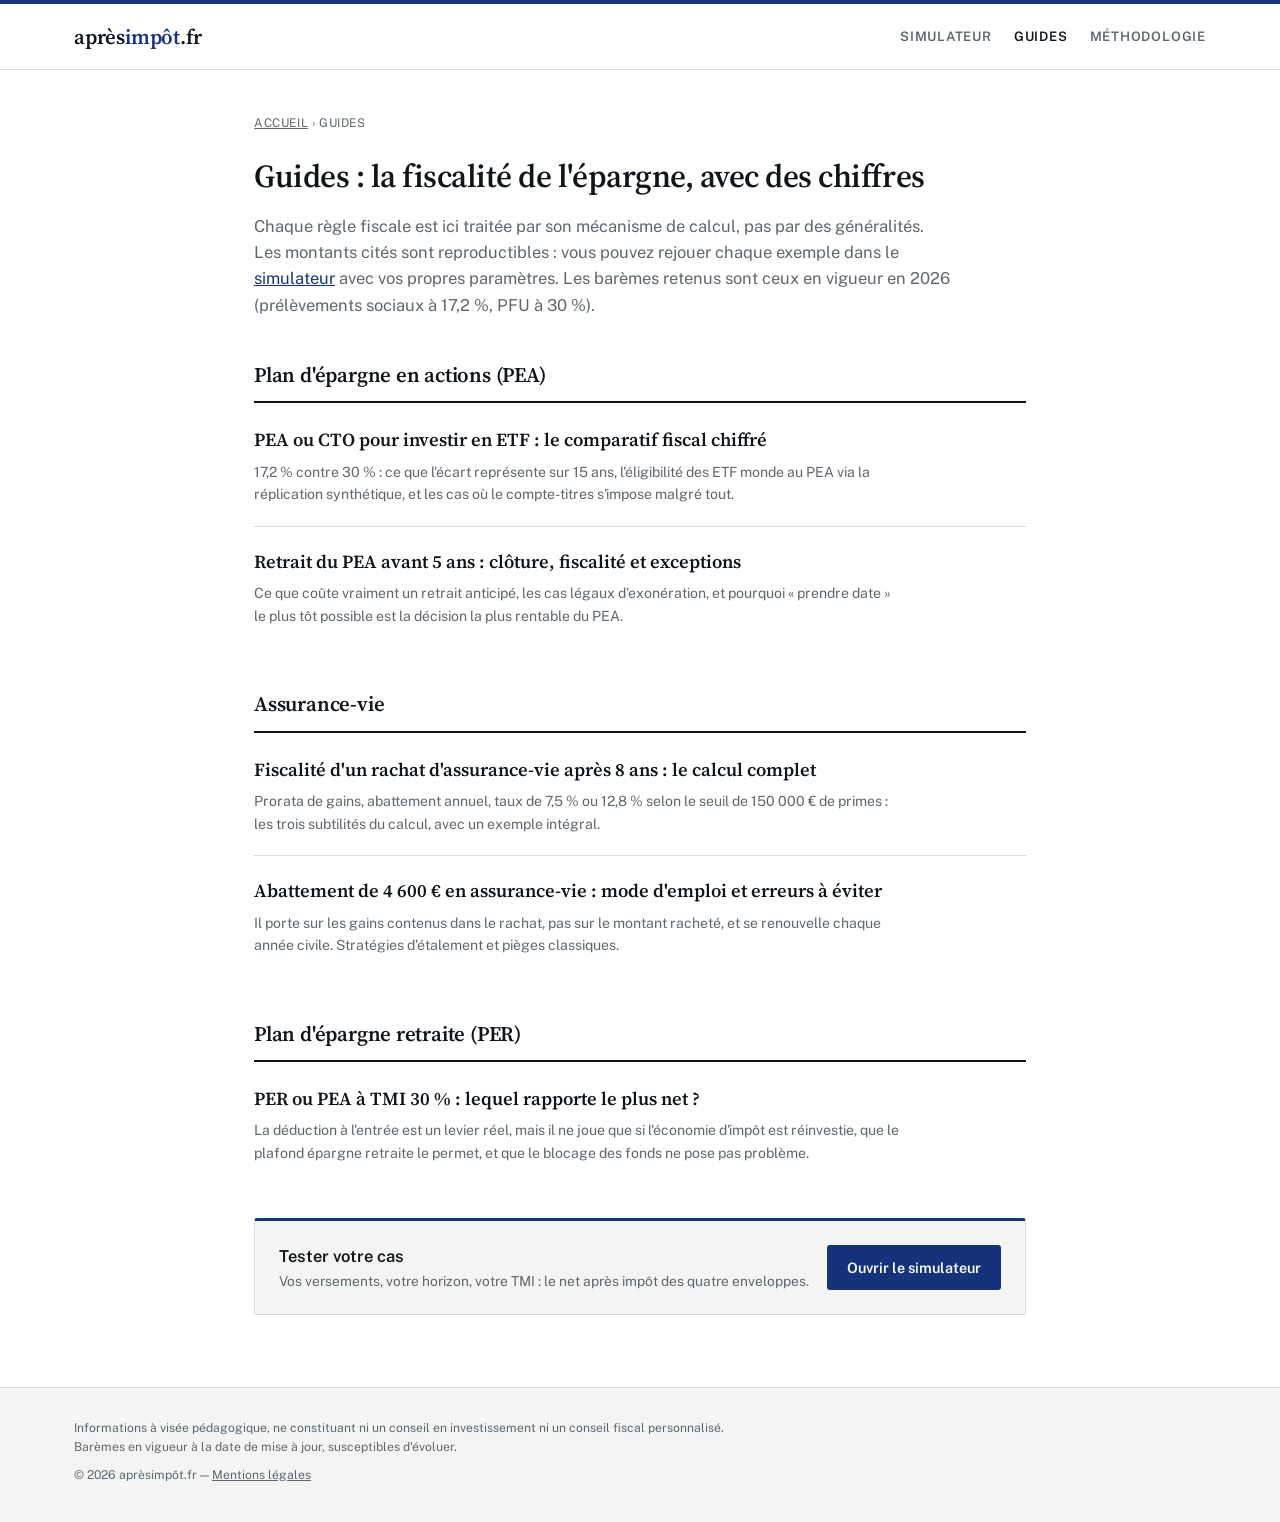
<file: guides/index.html>
<!DOCTYPE html>
<html lang="fr">
<head>
<meta charset="UTF-8"><meta name="viewport" content="width=device-width, initial-scale=1.0">
<title>Guides fiscalité de l'épargne : PEA, assurance-vie, CTO, PER — aprèsimpôt.fr</title>
<meta name="description" content="Guides pratiques et chiffrés sur la fiscalité des enveloppes d'épargne françaises : rachats d'assurance-vie, abattement de 4 600 €, retraits PEA avant 5 ans, arbitrage PER/PEA à TMI 30 %.">
<link rel="canonical" href="https://www.apresimpot.fr/guides/">
<meta property="og:title" content="Guides : la fiscalité de l'épargne expliquée avec des chiffres">
<meta property="og:description" content="PEA, assurance-vie, compte-titres, PER : les règles, les calculs et les pièges, guide par guide.">
<meta property="og:type" content="website">
<meta property="og:url" content="https://www.apresimpot.fr/guides/">
<meta property="og:site_name" content="aprèsimpôt.fr">
<meta property="og:locale" content="fr_FR">
<meta name="twitter:card" content="summary">
<meta name="twitter:title" content="Guides : la fiscalité de l'épargne expliquée avec des chiffres">
<meta name="twitter:description" content="PEA, assurance-vie, compte-titres, PER : les règles, les calculs et les pièges.">
<link rel="preconnect" href="https://fonts.googleapis.com"><link rel="preconnect" href="https://fonts.gstatic.com" crossorigin>
<link href="https://fonts.googleapis.com/css2?family=Source+Serif+4:opsz,wght@8..60,600&family=Public+Sans:wght@400;500;600;700&family=Spline+Sans+Mono:wght@400;500;700&display=swap" rel="stylesheet">
<link rel="stylesheet" href="../style.css">
<script type="application/ld+json">
{"@context":"https://schema.org","@type":"CollectionPage","name":"Guides — fiscalité de l'épargne","description":"Guides chiffrés sur la fiscalité du PEA, de l'assurance-vie, du compte-titres et du PER.","inLanguage":"fr","url":"https://www.apresimpot.fr/guides/","isPartOf":{"@type":"WebSite","name":"aprèsimpôt.fr","url":"https://www.apresimpot.fr/"},"mainEntity":{"@type":"ItemList","itemListElement":[
{"@type":"ListItem","position":1,"name":"PEA ou CTO pour investir en ETF : le comparatif fiscal chiffré","url":"https://www.apresimpot.fr/guides/pea-ou-cto-etf.html"},
{"@type":"ListItem","position":2,"name":"Retrait du PEA avant 5 ans : clôture, fiscalité et exceptions","url":"https://www.apresimpot.fr/guides/retrait-pea-avant-5-ans.html"},
{"@type":"ListItem","position":3,"name":"Fiscalité d'un rachat d'assurance-vie après 8 ans : le calcul complet","url":"https://www.apresimpot.fr/guides/fiscalite-rachat-assurance-vie-8-ans.html"},
{"@type":"ListItem","position":4,"name":"Abattement de 4 600 € en assurance-vie : mode d'emploi et erreurs à éviter","url":"https://www.apresimpot.fr/guides/abattement-4600-assurance-vie.html"},
{"@type":"ListItem","position":5,"name":"PER ou PEA à TMI 30 % : lequel rapporte le plus net ?","url":"https://www.apresimpot.fr/guides/per-ou-pea-tmi-30.html"}]}}
</script>
<script type="application/ld+json">
{"@context":"https://schema.org","@type":"BreadcrumbList","itemListElement":[
{"@type":"ListItem","position":1,"name":"Accueil","item":"https://www.apresimpot.fr/"},
{"@type":"ListItem","position":2,"name":"Guides"}]}
</script>
</head>
<body>
<header><div class="header-in">
  <a class="logo" href="../index.html">après<span class="net-word">impôt</span>.fr</a>
  <nav class="main"><a href="../index.html">Simulateur</a><a href="index.html" aria-current="page">Guides</a><a href="../index.html#methodologie">Méthodologie</a></nav>
</div></header>

<main class="guide-list">
<p class="crumb"><a href="../index.html">Accueil</a> › Guides</p>
<h1>Guides : la fiscalité de l'épargne, avec des chiffres</h1>
<p>Chaque règle fiscale est ici traitée par son mécanisme de calcul, pas par des généralités. Les montants cités sont reproductibles : vous pouvez rejouer chaque exemple dans le <a href="../index.html">simulateur</a> avec vos propres paramètres. Les barèmes retenus sont ceux en vigueur en 2026 (prélèvements sociaux à 17,2 %, PFU à 30 %).</p>

<h2>Plan d'épargne en actions (PEA)</h2>
<div class="guide-card">
<a href="pea-ou-cto-etf.html">PEA ou CTO pour investir en ETF : le comparatif fiscal chiffré</a>
<p>17,2 % contre 30 % : ce que l'écart représente sur 15 ans, l'éligibilité des ETF monde au PEA via la réplication synthétique, et les cas où le compte-titres s'impose malgré tout.</p>
</div>
<div class="guide-card">
<a href="retrait-pea-avant-5-ans.html">Retrait du PEA avant 5 ans : clôture, fiscalité et exceptions</a>
<p>Ce que coûte vraiment un retrait anticipé, les cas légaux d'exonération, et pourquoi « prendre date » le plus tôt possible est la décision la plus rentable du PEA.</p>
</div>

<h2>Assurance-vie</h2>
<div class="guide-card">
<a href="fiscalite-rachat-assurance-vie-8-ans.html">Fiscalité d'un rachat d'assurance-vie après 8 ans : le calcul complet</a>
<p>Prorata de gains, abattement annuel, taux de 7,5 % ou 12,8 % selon le seuil de 150 000 € de primes : les trois subtilités du calcul, avec un exemple intégral.</p>
</div>
<div class="guide-card">
<a href="abattement-4600-assurance-vie.html">Abattement de 4 600 € en assurance-vie : mode d'emploi et erreurs à éviter</a>
<p>Il porte sur les gains contenus dans le rachat, pas sur le montant racheté, et se renouvelle chaque année civile. Stratégies d'étalement et pièges classiques.</p>
</div>

<h2>Plan d'épargne retraite (PER)</h2>
<div class="guide-card">
<a href="per-ou-pea-tmi-30.html">PER ou PEA à TMI 30 % : lequel rapporte le plus net ?</a>
<p>La déduction à l'entrée est un levier réel, mais il ne joue que si l'économie d'impôt est réinvestie, que le plafond épargne retraite le permet, et que le blocage des fonds ne pose pas problème.</p>
</div>

<div class="cta">
  <p>Tester votre cas<small>Vos versements, votre horizon, votre TMI : le net après impôt des quatre enveloppes.</small></p>
  <a href="../index.html">Ouvrir le simulateur</a>
</div>
</main>

<footer><div class="footer-in">
<p>Informations à visée pédagogique, ne constituant ni un conseil en investissement ni un conseil fiscal personnalisé. Barèmes en vigueur à la date de mise à jour, susceptibles d'évoluer.</p>
<p>© 2026 aprèsimpôt.fr — <a href="../mentions-legales.html">Mentions légales</a></p>
</div></footer>
</body>
</html>
</file>
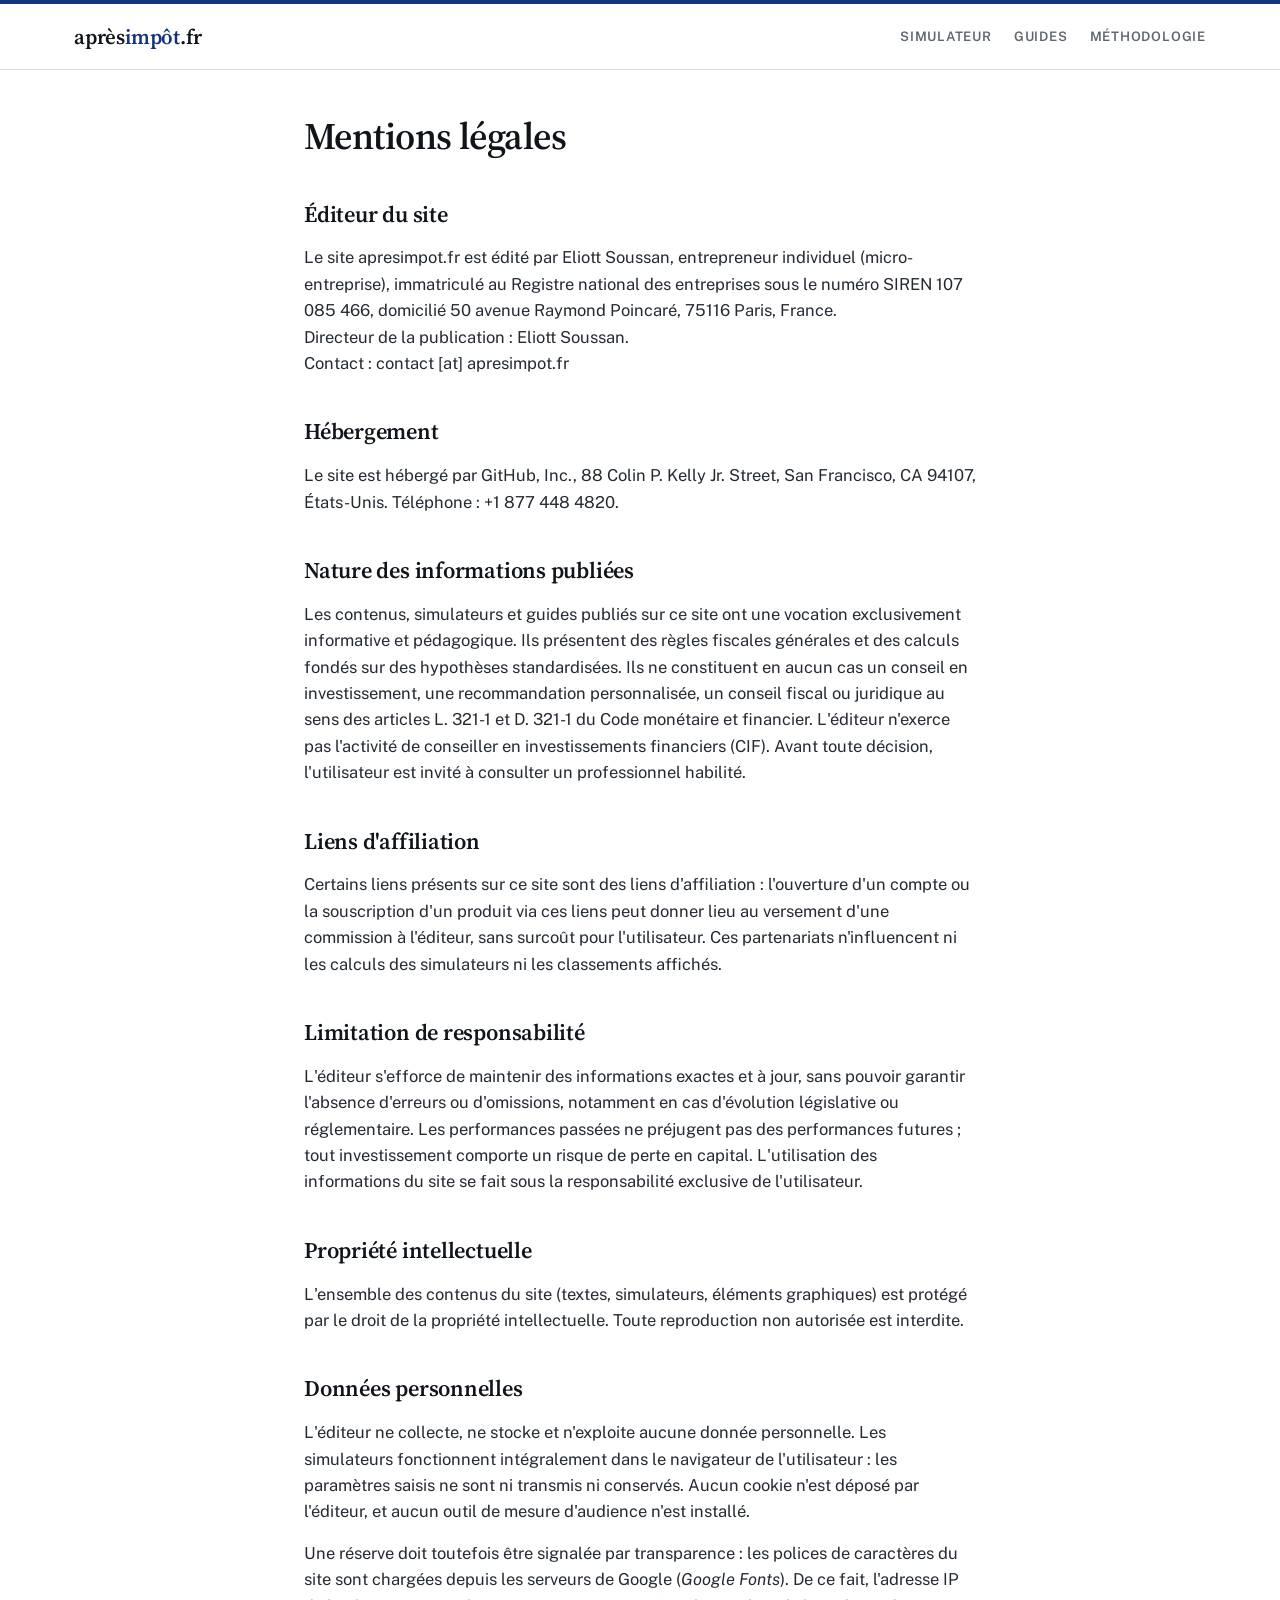
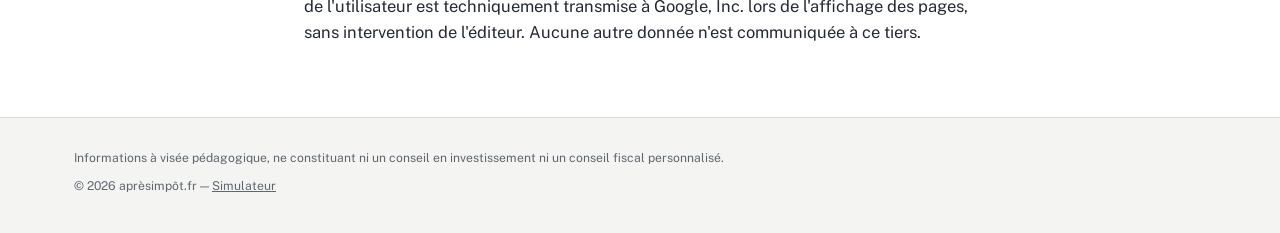
<file: mentions-legales.html>
<!DOCTYPE html>
<html lang="fr">
<head>
<meta charset="UTF-8"><meta name="viewport" content="width=device-width, initial-scale=1.0">
<title>Mentions légales — aprèsimpôt.fr</title>
<meta name="robots" content="noindex, follow">
<link rel="preconnect" href="https://fonts.googleapis.com"><link rel="preconnect" href="https://fonts.gstatic.com" crossorigin>
<link href="https://fonts.googleapis.com/css2?family=Source+Serif+4:opsz,wght@8..60,600&family=Public+Sans:wght@400;500;600;700&family=Spline+Sans+Mono:wght@400;500;700&display=swap" rel="stylesheet">
<link rel="stylesheet" href="style.css">
</head>
<body>
<header><div class="header-in">
  <a class="logo" href="index.html">après<span class="net-word">impôt</span>.fr</a>
  <nav class="main"><a href="index.html">Simulateur</a><a href="guides/index.html">Guides</a><a href="index.html#methodologie">Méthodologie</a></nav>
</div></header>

<main class="article">
<h1>Mentions légales</h1>

<h2>Éditeur du site</h2>
<p>Le site apresimpot.fr est édité par Eliott Soussan, entrepreneur individuel (micro-entreprise), immatriculé au Registre national des entreprises sous le numéro SIREN 107 085 466, domicilié 50 avenue Raymond Poincaré, 75116 Paris, France.<br>
Directeur de la publication : Eliott Soussan.<br>
Contact : contact [at] apresimpot.fr</p>

<h2>Hébergement</h2>
<p>Le site est hébergé par GitHub, Inc., 88 Colin P. Kelly Jr. Street, San Francisco, CA 94107, États-Unis. Téléphone : +1 877 448 4820.</p>

<h2>Nature des informations publiées</h2>
<p>Les contenus, simulateurs et guides publiés sur ce site ont une vocation exclusivement informative et pédagogique. Ils présentent des règles fiscales générales et des calculs fondés sur des hypothèses standardisées. Ils ne constituent en aucun cas un conseil en investissement, une recommandation personnalisée, un conseil fiscal ou juridique au sens des articles L. 321-1 et D. 321-1 du Code monétaire et financier. L'éditeur n'exerce pas l'activité de conseiller en investissements financiers (CIF). Avant toute décision, l'utilisateur est invité à consulter un professionnel habilité.</p>

<h2>Liens d'affiliation</h2>
<p>Certains liens présents sur ce site sont des liens d'affiliation : l'ouverture d'un compte ou la souscription d'un produit via ces liens peut donner lieu au versement d'une commission à l'éditeur, sans surcoût pour l'utilisateur. Ces partenariats n'influencent ni les calculs des simulateurs ni les classements affichés.</p>

<h2>Limitation de responsabilité</h2>
<p>L'éditeur s'efforce de maintenir des informations exactes et à jour, sans pouvoir garantir l'absence d'erreurs ou d'omissions, notamment en cas d'évolution législative ou réglementaire. Les performances passées ne préjugent pas des performances futures ; tout investissement comporte un risque de perte en capital. L'utilisation des informations du site se fait sous la responsabilité exclusive de l'utilisateur.</p>

<h2>Propriété intellectuelle</h2>
<p>L'ensemble des contenus du site (textes, simulateurs, éléments graphiques) est protégé par le droit de la propriété intellectuelle. Toute reproduction non autorisée est interdite.</p>

<h2>Données personnelles</h2>
<p>L'éditeur ne collecte, ne stocke et n'exploite aucune donnée personnelle. Les simulateurs fonctionnent intégralement dans le navigateur de l'utilisateur : les paramètres saisis ne sont ni transmis ni conservés. Aucun cookie n'est déposé par l'éditeur, et aucun outil de mesure d'audience n'est installé.</p>
<p>Une réserve doit toutefois être signalée par transparence : les polices de caractères du site sont chargées depuis les serveurs de Google (<em>Google Fonts</em>). De ce fait, l'adresse IP de l'utilisateur est techniquement transmise à Google, Inc. lors de l'affichage des pages, sans intervention de l'éditeur. Aucune autre donnée n'est communiquée à ce tiers.</p>
</main>

<footer><div class="footer-in">
<p>Informations à visée pédagogique, ne constituant ni un conseil en investissement ni un conseil fiscal personnalisé.</p>
<p>© 2026 aprèsimpôt.fr — <a href="index.html">Simulateur</a></p>
</div></footer>
</body>
</html>
</file>
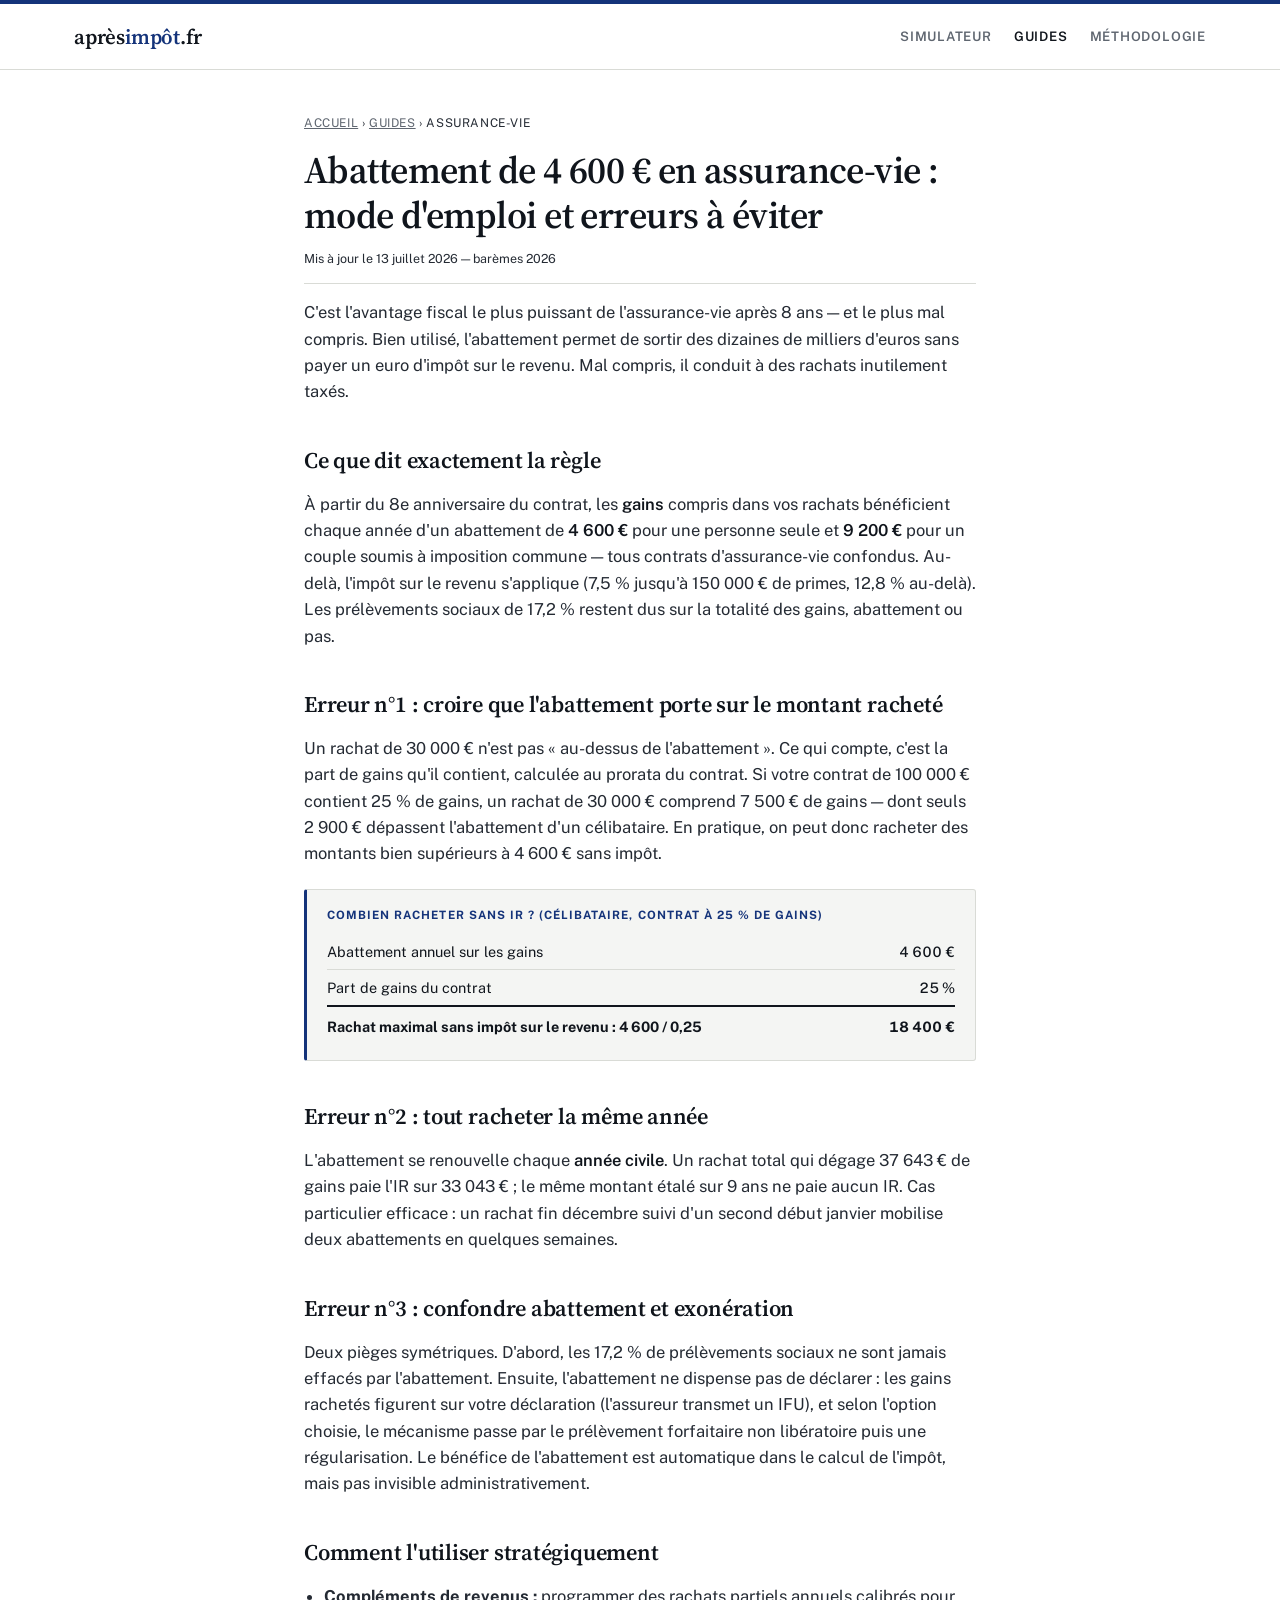
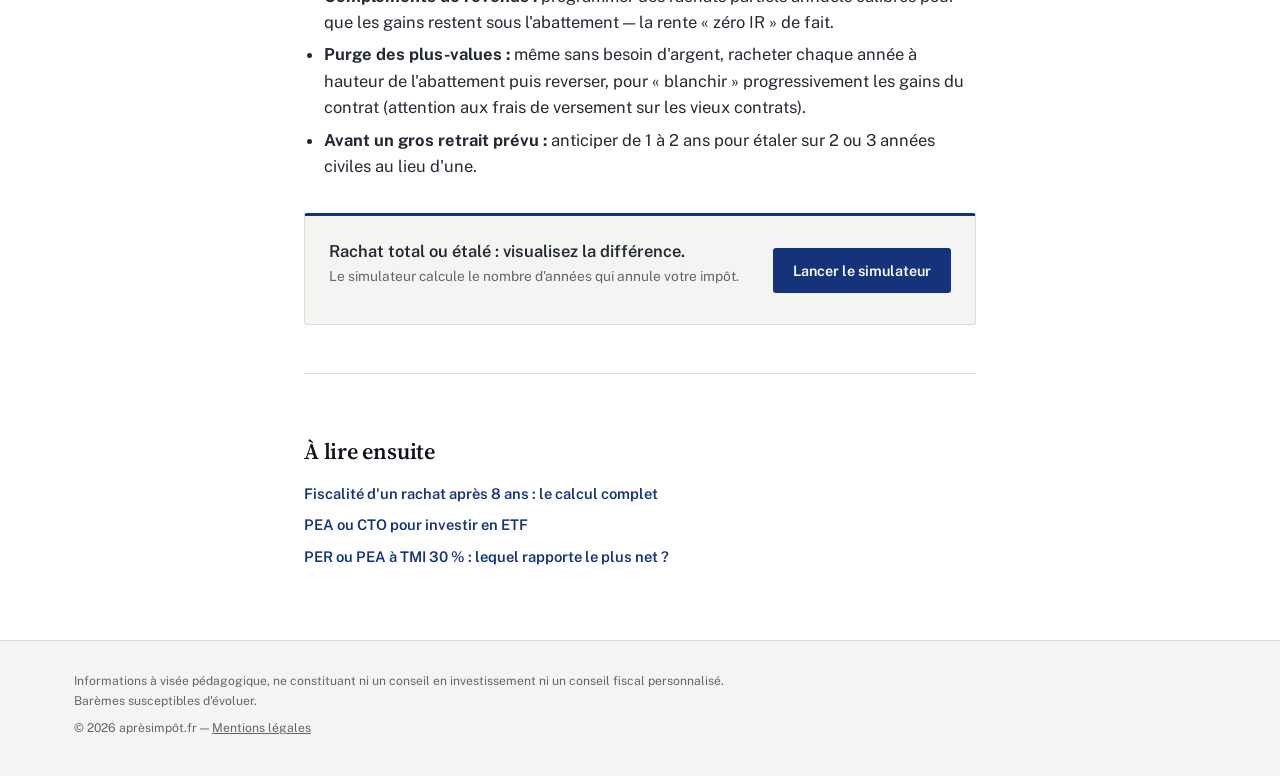
<file: guides/abattement-4600-assurance-vie.html>
<!DOCTYPE html>
<html lang="fr">
<head>
<meta charset="UTF-8"><meta name="viewport" content="width=device-width, initial-scale=1.0">
<title>Abattement de 4 600 € en assurance-vie : mode d'emploi et erreurs à éviter (2026)</title>
<meta name="description" content="L'abattement annuel de 4 600 € (9 200 € en couple) porte sur les gains, pas sur le montant racheté. Calcul exact, stratégie d'étalement, et les trois erreurs les plus fréquentes.">
<link rel="canonical" href="https://www.apresimpot.fr/guides/abattement-4600-assurance-vie.html">
<meta property="og:title" content="Abattement de 4 600 € en assurance-vie : mode d'emploi">
<meta property="og:description" content="Il porte sur les gains, pas sur le montant racheté, et se renouvelle chaque année.">
<meta property="og:type" content="article">
<meta property="og:url" content="https://www.apresimpot.fr/guides/abattement-4600-assurance-vie.html">
<meta property="og:site_name" content="aprèsimpôt.fr">
<meta property="og:locale" content="fr_FR">
<meta name="twitter:card" content="summary">
<meta name="twitter:title" content="Abattement de 4 600 € en assurance-vie : mode d'emploi">
<meta name="twitter:description" content="Il porte sur les gains, pas sur le montant racheté, et se renouvelle chaque année.">
<link rel="preconnect" href="https://fonts.googleapis.com"><link rel="preconnect" href="https://fonts.gstatic.com" crossorigin>
<link href="https://fonts.googleapis.com/css2?family=Source+Serif+4:opsz,wght@8..60,600&family=Public+Sans:wght@400;500;600;700&family=Spline+Sans+Mono:wght@400;500;700&display=swap" rel="stylesheet">
<link rel="stylesheet" href="../style.css">
<script type="application/ld+json">
{"@context": "https://schema.org", "@type": "Article", "headline": "Abattement de 4 600 € en assurance-vie : mode d'emploi", "description": "Il porte sur les gains, pas sur le montant racheté, et se renouvelle chaque année.", "inLanguage": "fr", "datePublished": "2026-06-10", "dateModified": "2026-07-13", "author": {"@type": "Organization", "name": "aprèsimpôt.fr"}, "publisher": {"@type": "Organization", "name": "aprèsimpôt.fr", "url": "https://www.apresimpot.fr/"}, "mainEntityOfPage": {"@type": "WebPage", "@id": "https://www.apresimpot.fr/guides/abattement-4600-assurance-vie.html"}}
</script>
<script type="application/ld+json">
{"@context": "https://schema.org", "@type": "BreadcrumbList", "itemListElement": [{"@type": "ListItem", "position": 1, "name": "Accueil", "item": "https://www.apresimpot.fr/"}, {"@type": "ListItem", "position": 2, "name": "Guides", "item": "https://www.apresimpot.fr/guides/"}, {"@type": "ListItem", "position": 3, "name": "Abattement de 4 600 € en assurance-vie : mode d'emploi"}]}
</script>
</head>
<body>
<header><div class="header-in">
  <a class="logo" href="../index.html">après<span class="net-word">impôt</span>.fr</a>
  <nav class="main"><a href="../index.html">Simulateur</a><a href="index.html" aria-current="page">Guides</a><a href="../index.html#methodologie">Méthodologie</a></nav>
</div></header>

<main class="article">
<p class="crumb"><a href="../index.html">Accueil</a> › <a href="index.html">Guides</a> › Assurance-vie</p>
<h1>Abattement de 4 600 € en assurance-vie : mode d'emploi et erreurs à éviter</h1>
<p class="meta">Mis à jour le 13 juillet 2026 — barèmes 2026</p>

<p>C'est l'avantage fiscal le plus puissant de l'assurance-vie après 8 ans — et le plus mal compris. Bien utilisé, l'abattement permet de sortir des dizaines de milliers d'euros sans payer un euro d'impôt sur le revenu. Mal compris, il conduit à des rachats inutilement taxés.</p>

<h2>Ce que dit exactement la règle</h2>
<p>À partir du 8e anniversaire du contrat, les <strong>gains</strong> compris dans vos rachats bénéficient chaque année d'un abattement de <strong>4 600 €</strong> pour une personne seule et <strong>9 200 €</strong> pour un couple soumis à imposition commune — tous contrats d'assurance-vie confondus. Au-delà, l'impôt sur le revenu s'applique (7,5 % jusqu'à 150 000 € de primes, 12,8 % au-delà). Les prélèvements sociaux de 17,2 % restent dus sur la totalité des gains, abattement ou pas.</p>

<h2>Erreur n°1 : croire que l'abattement porte sur le montant racheté</h2>
<p>Un rachat de 30 000 € n'est pas « au-dessus de l'abattement ». Ce qui compte, c'est la part de gains qu'il contient, calculée au prorata du contrat. Si votre contrat de 100 000 € contient 25 % de gains, un rachat de 30 000 € comprend 7 500 € de gains — dont seuls 2 900 € dépassent l'abattement d'un célibataire. En pratique, on peut donc racheter des montants bien supérieurs à 4 600 € sans impôt.</p>

<div class="example">
<div class="ex-title">Combien racheter sans IR ? (célibataire, contrat à 25 % de gains)</div>
<table>
<tr><td>Abattement annuel sur les gains</td><td>4 600 €</td></tr>
<tr><td>Part de gains du contrat</td><td>25 %</td></tr>
<tr class="t-net"><td>Rachat maximal sans impôt sur le revenu : 4 600 / 0,25</td><td>18 400 €</td></tr>
</table>
</div>

<h2>Erreur n°2 : tout racheter la même année</h2>
<p>L'abattement se renouvelle chaque <strong>année civile</strong>. Un rachat total qui dégage 37 643 € de gains paie l'IR sur 33 043 € ; le même montant étalé sur 9 ans ne paie aucun IR. Cas particulier efficace : un rachat fin décembre suivi d'un second début janvier mobilise deux abattements en quelques semaines.</p>

<h2>Erreur n°3 : confondre abattement et exonération</h2>
<p>Deux pièges symétriques. D'abord, les 17,2 % de prélèvements sociaux ne sont jamais effacés par l'abattement. Ensuite, l'abattement ne dispense pas de déclarer : les gains rachetés figurent sur votre déclaration (l'assureur transmet un IFU), et selon l'option choisie, le mécanisme passe par le prélèvement forfaitaire non libératoire puis une régularisation. Le bénéfice de l'abattement est automatique dans le calcul de l'impôt, mais pas invisible administrativement.</p>

<h2>Comment l'utiliser stratégiquement</h2>
<ul>
<li><strong>Compléments de revenus :</strong> programmer des rachats partiels annuels calibrés pour que les gains restent sous l'abattement — la rente « zéro IR » de fait.</li>
<li><strong>Purge des plus-values :</strong> même sans besoin d'argent, racheter chaque année à hauteur de l'abattement puis reverser, pour « blanchir » progressivement les gains du contrat (attention aux frais de versement sur les vieux contrats).</li>
<li><strong>Avant un gros retrait prévu :</strong> anticiper de 1 à 2 ans pour étaler sur 2 ou 3 années civiles au lieu d'une.</li>
</ul>

<div class="cta">
  <p>Rachat total ou étalé : visualisez la différence.<small>Le simulateur calcule le nombre d'années qui annule votre impôt.</small></p>
  <a href="../index.html">Lancer le simulateur</a>
</div>

<div class="related">
<h2>À lire ensuite</h2>
<a href="fiscalite-rachat-assurance-vie-8-ans.html">Fiscalité d'un rachat après 8 ans : le calcul complet</a>
<a href="pea-ou-cto-etf.html">PEA ou CTO pour investir en ETF</a>
<a href="per-ou-pea-tmi-30.html">PER ou PEA à TMI 30 % : lequel rapporte le plus net ?</a>
</div>
</main>

<footer><div class="footer-in">
<p>Informations à visée pédagogique, ne constituant ni un conseil en investissement ni un conseil fiscal personnalisé. Barèmes susceptibles d'évoluer.</p>
<p>© 2026 aprèsimpôt.fr — <a href="../mentions-legales.html">Mentions légales</a></p>
</div></footer>
</body>
</html>
</file>
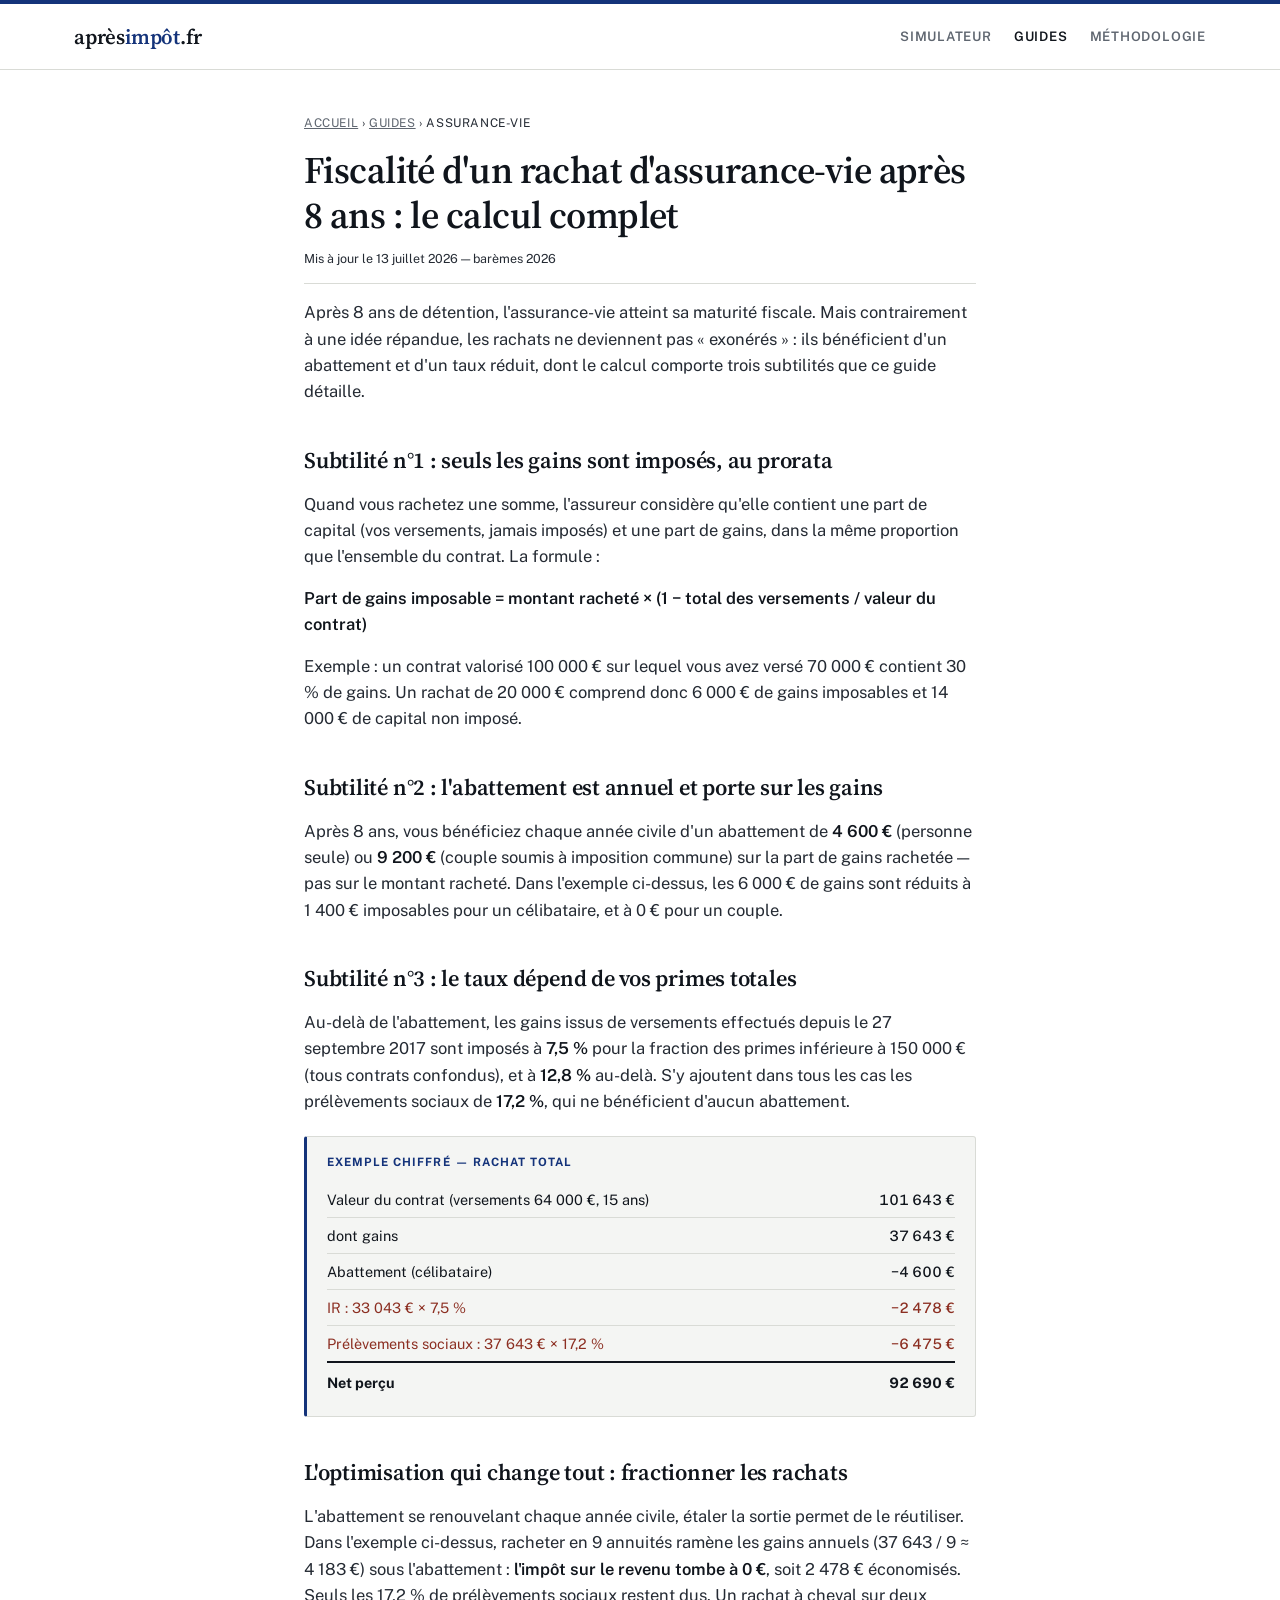
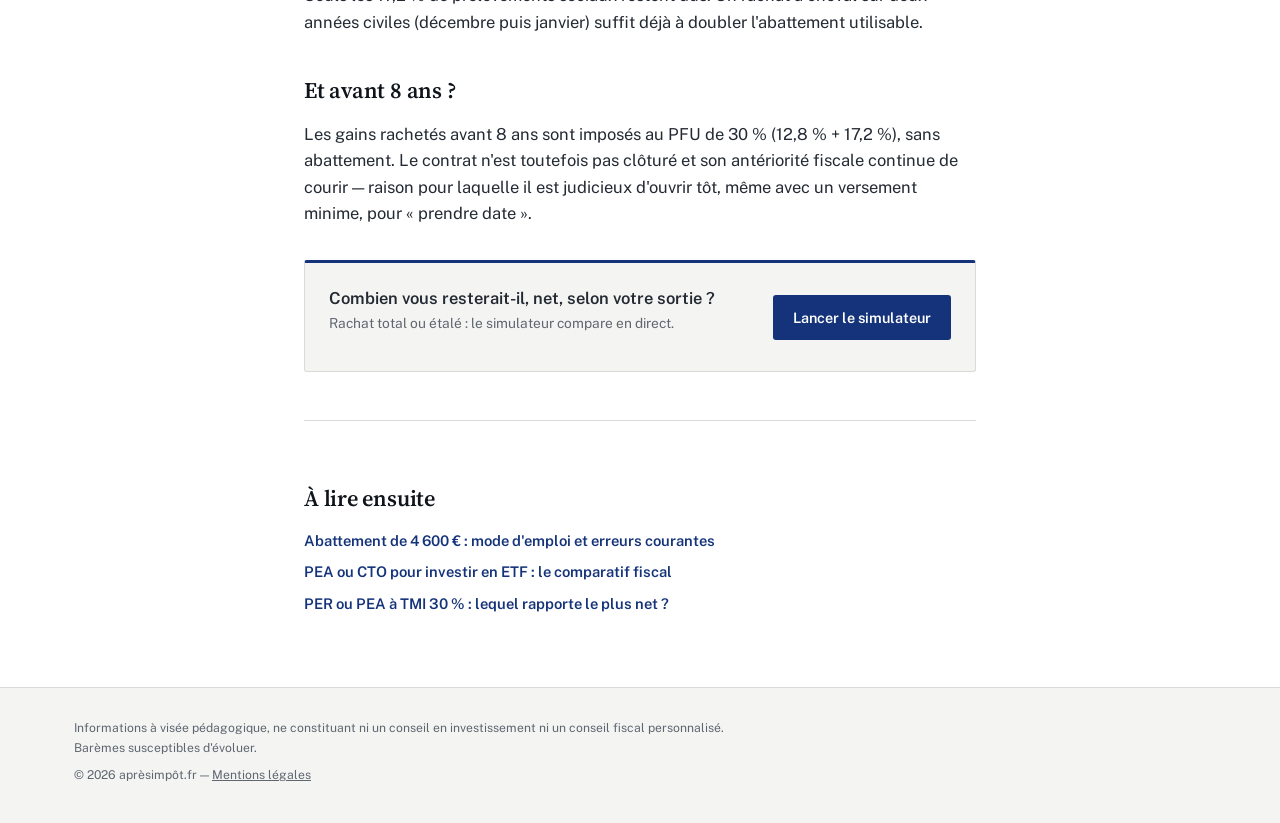
<file: guides/fiscalite-rachat-assurance-vie-8-ans.html>
<!DOCTYPE html>
<html lang="fr">
<head>
<meta charset="UTF-8"><meta name="viewport" content="width=device-width, initial-scale=1.0">
<title>Fiscalité d'un rachat d'assurance-vie après 8 ans : le calcul complet (2026)</title>
<meta name="description" content="Abattement de 4 600 €, taux de 7,5 % ou 12,8 %, prélèvements sociaux : comment se calcule exactement l'impôt sur un rachat d'assurance-vie après 8 ans, avec exemple chiffré.">
<link rel="canonical" href="https://www.apresimpot.fr/guides/fiscalite-rachat-assurance-vie-8-ans.html">
<meta property="og:title" content="Fiscalité d'un rachat d'assurance-vie après 8 ans : le calcul complet">
<meta property="og:description" content="Prorata de gains, abattement, taux de 7,5 % ou 12,8 % : le calcul détaillé.">
<meta property="og:type" content="article">
<meta property="og:url" content="https://www.apresimpot.fr/guides/fiscalite-rachat-assurance-vie-8-ans.html">
<meta property="og:site_name" content="aprèsimpôt.fr">
<meta property="og:locale" content="fr_FR">
<meta name="twitter:card" content="summary">
<meta name="twitter:title" content="Fiscalité d'un rachat d'assurance-vie après 8 ans : le calcul complet">
<meta name="twitter:description" content="Prorata de gains, abattement, taux de 7,5 % ou 12,8 % : le calcul détaillé.">
<link rel="preconnect" href="https://fonts.googleapis.com"><link rel="preconnect" href="https://fonts.gstatic.com" crossorigin>
<link href="https://fonts.googleapis.com/css2?family=Source+Serif+4:opsz,wght@8..60,600&family=Public+Sans:wght@400;500;600;700&family=Spline+Sans+Mono:wght@400;500;700&display=swap" rel="stylesheet">
<link rel="stylesheet" href="../style.css">
<script type="application/ld+json">
{"@context": "https://schema.org", "@type": "Article", "headline": "Fiscalité d'un rachat d'assurance-vie après 8 ans : le calcul complet", "description": "Prorata de gains, abattement, taux de 7,5 % ou 12,8 % : le calcul détaillé.", "inLanguage": "fr", "datePublished": "2026-06-10", "dateModified": "2026-07-13", "author": {"@type": "Organization", "name": "aprèsimpôt.fr"}, "publisher": {"@type": "Organization", "name": "aprèsimpôt.fr", "url": "https://www.apresimpot.fr/"}, "mainEntityOfPage": {"@type": "WebPage", "@id": "https://www.apresimpot.fr/guides/fiscalite-rachat-assurance-vie-8-ans.html"}}
</script>
<script type="application/ld+json">
{"@context": "https://schema.org", "@type": "BreadcrumbList", "itemListElement": [{"@type": "ListItem", "position": 1, "name": "Accueil", "item": "https://www.apresimpot.fr/"}, {"@type": "ListItem", "position": 2, "name": "Guides", "item": "https://www.apresimpot.fr/guides/"}, {"@type": "ListItem", "position": 3, "name": "Fiscalité d'un rachat d'assurance-vie après 8 ans : le calcul complet"}]}
</script>
</head>
<body>
<header><div class="header-in">
  <a class="logo" href="../index.html">après<span class="net-word">impôt</span>.fr</a>
  <nav class="main"><a href="../index.html">Simulateur</a><a href="index.html" aria-current="page">Guides</a><a href="../index.html#methodologie">Méthodologie</a></nav>
</div></header>

<main class="article">
<p class="crumb"><a href="../index.html">Accueil</a> › <a href="index.html">Guides</a> › Assurance-vie</p>
<h1>Fiscalité d'un rachat d'assurance-vie après 8 ans : le calcul complet</h1>
<p class="meta">Mis à jour le 13 juillet 2026 — barèmes 2026</p>

<p>Après 8 ans de détention, l'assurance-vie atteint sa maturité fiscale. Mais contrairement à une idée répandue, les rachats ne deviennent pas « exonérés » : ils bénéficient d'un abattement et d'un taux réduit, dont le calcul comporte trois subtilités que ce guide détaille.</p>

<h2>Subtilité n°1 : seuls les gains sont imposés, au prorata</h2>
<p>Quand vous rachetez une somme, l'assureur considère qu'elle contient une part de capital (vos versements, jamais imposés) et une part de gains, dans la même proportion que l'ensemble du contrat. La formule :</p>
<p><strong>Part de gains imposable = montant racheté × (1 − total des versements / valeur du contrat)</strong></p>
<p>Exemple : un contrat valorisé 100 000 € sur lequel vous avez versé 70 000 € contient 30 % de gains. Un rachat de 20 000 € comprend donc 6 000 € de gains imposables et 14 000 € de capital non imposé.</p>

<h2>Subtilité n°2 : l'abattement est annuel et porte sur les gains</h2>
<p>Après 8 ans, vous bénéficiez chaque année civile d'un abattement de <strong>4 600 €</strong> (personne seule) ou <strong>9 200 €</strong> (couple soumis à imposition commune) sur la part de gains rachetée — pas sur le montant racheté. Dans l'exemple ci-dessus, les 6 000 € de gains sont réduits à 1 400 € imposables pour un célibataire, et à 0 € pour un couple.</p>

<h2>Subtilité n°3 : le taux dépend de vos primes totales</h2>
<p>Au-delà de l'abattement, les gains issus de versements effectués depuis le 27 septembre 2017 sont imposés à <strong>7,5 %</strong> pour la fraction des primes inférieure à 150 000 € (tous contrats confondus), et à <strong>12,8 %</strong> au-delà. S'y ajoutent dans tous les cas les prélèvements sociaux de <strong>17,2 %</strong>, qui ne bénéficient d'aucun abattement.</p>

<div class="example">
<div class="ex-title">Exemple chiffré — rachat total</div>
<table>
<tr><td>Valeur du contrat (versements 64 000 €, 15 ans)</td><td>101 643 €</td></tr>
<tr><td>dont gains</td><td>37 643 €</td></tr>
<tr><td>Abattement (célibataire)</td><td>−4 600 €</td></tr>
<tr class="t-tax"><td>IR : 33 043 € × 7,5 %</td><td>−2 478 €</td></tr>
<tr class="t-tax"><td>Prélèvements sociaux : 37 643 € × 17,2 %</td><td>−6 475 €</td></tr>
<tr class="t-net"><td>Net perçu</td><td>92 690 €</td></tr>
</table>
</div>

<h2>L'optimisation qui change tout : fractionner les rachats</h2>
<p>L'abattement se renouvelant chaque année civile, étaler la sortie permet de le réutiliser. Dans l'exemple ci-dessus, racheter en 9 annuités ramène les gains annuels (37 643 / 9 ≈ 4 183 €) sous l'abattement : <strong>l'impôt sur le revenu tombe à 0 €</strong>, soit 2 478 € économisés. Seuls les 17,2 % de prélèvements sociaux restent dus. Un rachat à cheval sur deux années civiles (décembre puis janvier) suffit déjà à doubler l'abattement utilisable.</p>

<h2>Et avant 8 ans ?</h2>
<p>Les gains rachetés avant 8 ans sont imposés au PFU de 30 % (12,8 % + 17,2 %), sans abattement. Le contrat n'est toutefois pas clôturé et son antériorité fiscale continue de courir — raison pour laquelle il est judicieux d'ouvrir tôt, même avec un versement minime, pour « prendre date ».</p>

<div class="cta">
  <p>Combien vous resterait-il, net, selon votre sortie ?<small>Rachat total ou étalé : le simulateur compare en direct.</small></p>
  <a href="../index.html">Lancer le simulateur</a>
</div>

<div class="related">
<h2>À lire ensuite</h2>
<a href="abattement-4600-assurance-vie.html">Abattement de 4 600 € : mode d'emploi et erreurs courantes</a>
<a href="pea-ou-cto-etf.html">PEA ou CTO pour investir en ETF : le comparatif fiscal</a>
<a href="per-ou-pea-tmi-30.html">PER ou PEA à TMI 30 % : lequel rapporte le plus net ?</a>
</div>
</main>

<footer><div class="footer-in">
<p>Informations à visée pédagogique, ne constituant ni un conseil en investissement ni un conseil fiscal personnalisé. Barèmes susceptibles d'évoluer.</p>
<p>© 2026 aprèsimpôt.fr — <a href="../mentions-legales.html">Mentions légales</a></p>
</div></footer>
</body>
</html>
</file>
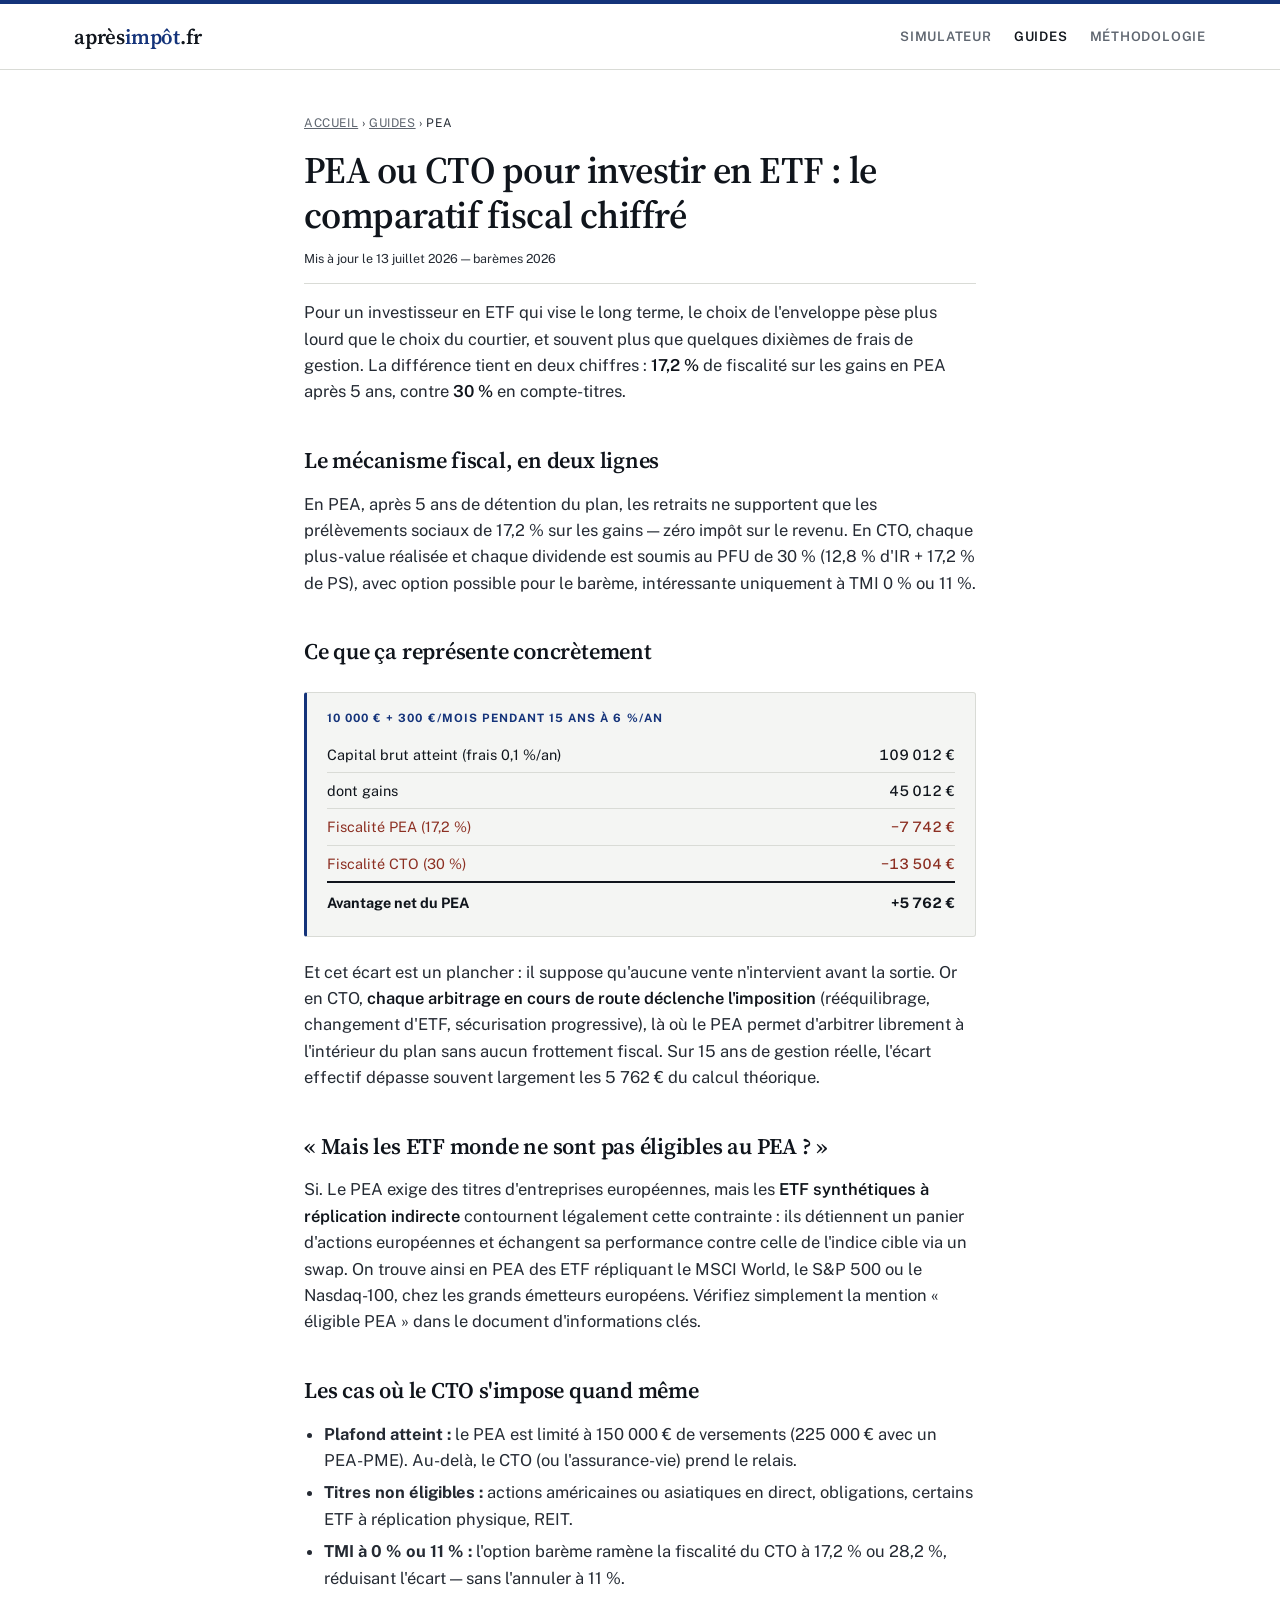
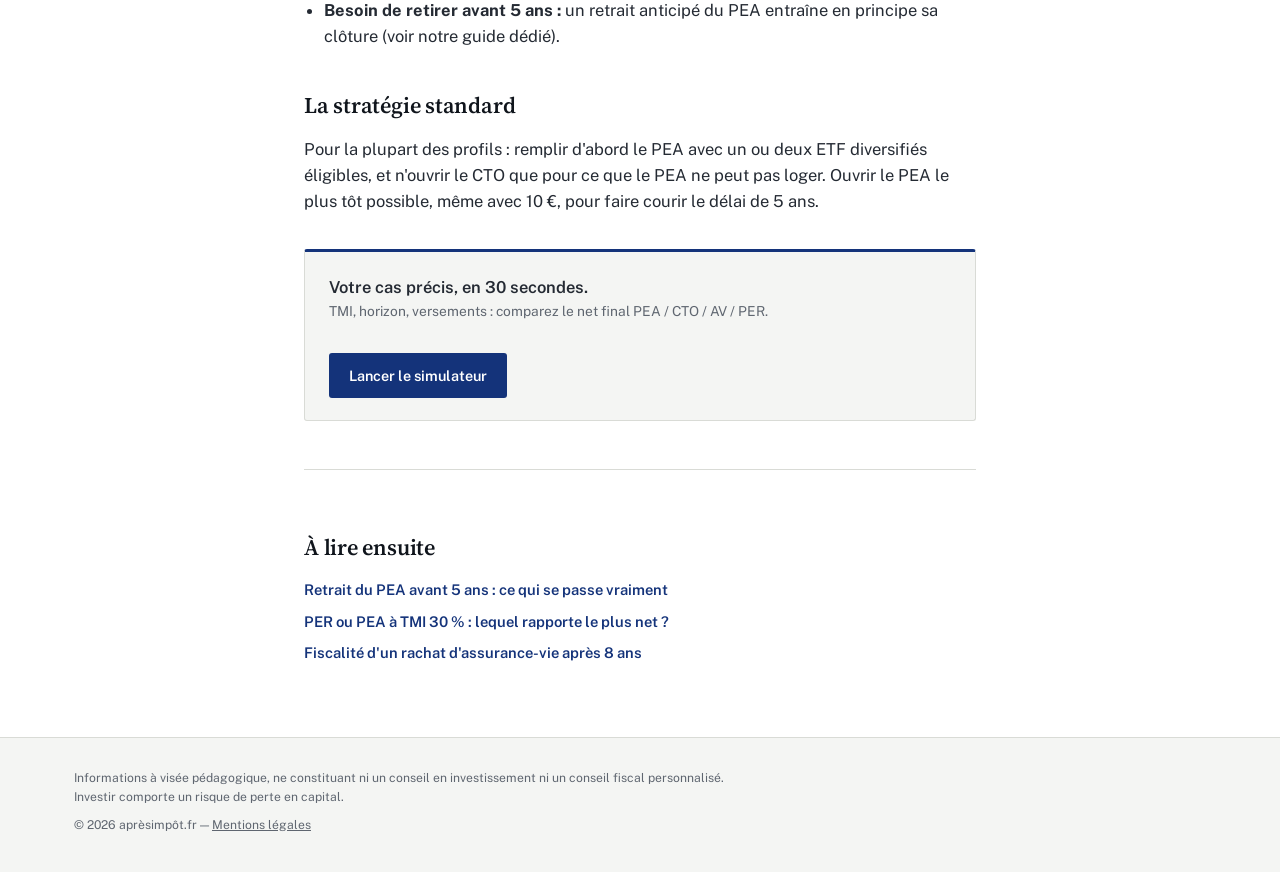
<file: guides/pea-ou-cto-etf.html>
<!DOCTYPE html>
<html lang="fr">
<head>
<meta charset="UTF-8"><meta name="viewport" content="width=device-width, initial-scale=1.0">
<title>PEA ou CTO pour investir en ETF : le comparatif fiscal chiffré (2026)</title>
<meta name="description" content="17,2 % contre 30 % : sur un investissement ETF long terme, l'écart entre PEA et compte-titres se chiffre en milliers d'euros. Comparatif complet, éligibilité, cas où le CTO s'impose.">
<link rel="canonical" href="https://www.apresimpot.fr/guides/pea-ou-cto-etf.html">
<meta property="og:title" content="PEA ou CTO pour investir en ETF : le comparatif fiscal chiffré">
<meta property="og:description" content="17,2 % contre 30 % : ce que l'écart représente sur 15 ans d'investissement en ETF.">
<meta property="og:type" content="article">
<meta property="og:url" content="https://www.apresimpot.fr/guides/pea-ou-cto-etf.html">
<meta property="og:site_name" content="aprèsimpôt.fr">
<meta property="og:locale" content="fr_FR">
<meta name="twitter:card" content="summary">
<meta name="twitter:title" content="PEA ou CTO pour investir en ETF : le comparatif fiscal chiffré">
<meta name="twitter:description" content="17,2 % contre 30 % : ce que l'écart représente sur 15 ans d'investissement en ETF.">
<link rel="preconnect" href="https://fonts.googleapis.com"><link rel="preconnect" href="https://fonts.gstatic.com" crossorigin>
<link href="https://fonts.googleapis.com/css2?family=Source+Serif+4:opsz,wght@8..60,600&family=Public+Sans:wght@400;500;600;700&family=Spline+Sans+Mono:wght@400;500;700&display=swap" rel="stylesheet">
<link rel="stylesheet" href="../style.css">
<script type="application/ld+json">
{"@context": "https://schema.org", "@type": "Article", "headline": "PEA ou CTO pour investir en ETF : le comparatif fiscal chiffré", "description": "17,2 % contre 30 % : ce que l'écart représente sur 15 ans d'investissement en ETF.", "inLanguage": "fr", "datePublished": "2026-06-10", "dateModified": "2026-07-13", "author": {"@type": "Organization", "name": "aprèsimpôt.fr"}, "publisher": {"@type": "Organization", "name": "aprèsimpôt.fr", "url": "https://www.apresimpot.fr/"}, "mainEntityOfPage": {"@type": "WebPage", "@id": "https://www.apresimpot.fr/guides/pea-ou-cto-etf.html"}}
</script>
<script type="application/ld+json">
{"@context": "https://schema.org", "@type": "BreadcrumbList", "itemListElement": [{"@type": "ListItem", "position": 1, "name": "Accueil", "item": "https://www.apresimpot.fr/"}, {"@type": "ListItem", "position": 2, "name": "Guides", "item": "https://www.apresimpot.fr/guides/"}, {"@type": "ListItem", "position": 3, "name": "PEA ou CTO pour investir en ETF : le comparatif fiscal chiffré"}]}
</script>
</head>
<body>
<header><div class="header-in">
  <a class="logo" href="../index.html">après<span class="net-word">impôt</span>.fr</a>
  <nav class="main"><a href="../index.html">Simulateur</a><a href="index.html" aria-current="page">Guides</a><a href="../index.html#methodologie">Méthodologie</a></nav>
</div></header>

<main class="article">
<p class="crumb"><a href="../index.html">Accueil</a> › <a href="index.html">Guides</a> › PEA</p>
<h1>PEA ou CTO pour investir en ETF : le comparatif fiscal chiffré</h1>
<p class="meta">Mis à jour le 13 juillet 2026 — barèmes 2026</p>

<p>Pour un investisseur en ETF qui vise le long terme, le choix de l'enveloppe pèse plus lourd que le choix du courtier, et souvent plus que quelques dixièmes de frais de gestion. La différence tient en deux chiffres : <strong>17,2 %</strong> de fiscalité sur les gains en PEA après 5 ans, contre <strong>30 %</strong> en compte-titres.</p>

<h2>Le mécanisme fiscal, en deux lignes</h2>
<p>En PEA, après 5 ans de détention du plan, les retraits ne supportent que les prélèvements sociaux de 17,2 % sur les gains — zéro impôt sur le revenu. En CTO, chaque plus-value réalisée et chaque dividende est soumis au PFU de 30 % (12,8 % d'IR + 17,2 % de PS), avec option possible pour le barème, intéressante uniquement à TMI 0 % ou 11 %.</p>

<h2>Ce que ça représente concrètement</h2>
<div class="example">
<div class="ex-title">10 000 € + 300 €/mois pendant 15 ans à 6 %/an</div>
<table>
<tr><td>Capital brut atteint (frais 0,1 %/an)</td><td>109 012 €</td></tr>
<tr><td>dont gains</td><td>45 012 €</td></tr>
<tr class="t-tax"><td>Fiscalité PEA (17,2 %)</td><td>−7 742 €</td></tr>
<tr class="t-tax"><td>Fiscalité CTO (30 %)</td><td>−13 504 €</td></tr>
<tr class="t-net"><td>Avantage net du PEA</td><td>+5 762 €</td></tr>
</table>
</div>
<p>Et cet écart est un plancher : il suppose qu'aucune vente n'intervient avant la sortie. Or en CTO, <strong>chaque arbitrage en cours de route déclenche l'imposition</strong> (rééquilibrage, changement d'ETF, sécurisation progressive), là où le PEA permet d'arbitrer librement à l'intérieur du plan sans aucun frottement fiscal. Sur 15 ans de gestion réelle, l'écart effectif dépasse souvent largement les 5 762 € du calcul théorique.</p>

<h2>« Mais les ETF monde ne sont pas éligibles au PEA ? »</h2>
<p>Si. Le PEA exige des titres d'entreprises européennes, mais les <strong>ETF synthétiques à réplication indirecte</strong> contournent légalement cette contrainte : ils détiennent un panier d'actions européennes et échangent sa performance contre celle de l'indice cible via un swap. On trouve ainsi en PEA des ETF répliquant le MSCI World, le S&P 500 ou le Nasdaq-100, chez les grands émetteurs européens. Vérifiez simplement la mention « éligible PEA » dans le document d'informations clés.</p>

<h2>Les cas où le CTO s'impose quand même</h2>
<ul>
<li><strong>Plafond atteint :</strong> le PEA est limité à 150 000 € de versements (225 000 € avec un PEA-PME). Au-delà, le CTO (ou l'assurance-vie) prend le relais.</li>
<li><strong>Titres non éligibles :</strong> actions américaines ou asiatiques en direct, obligations, certains ETF à réplication physique, REIT.</li>
<li><strong>TMI à 0 % ou 11 % :</strong> l'option barème ramène la fiscalité du CTO à 17,2 % ou 28,2 %, réduisant l'écart — sans l'annuler à 11 %.</li>
<li><strong>Besoin de retirer avant 5 ans :</strong> un retrait anticipé du PEA entraîne en principe sa clôture (voir notre guide dédié).</li>
</ul>

<h2>La stratégie standard</h2>
<p>Pour la plupart des profils : remplir d'abord le PEA avec un ou deux ETF diversifiés éligibles, et n'ouvrir le CTO que pour ce que le PEA ne peut pas loger. Ouvrir le PEA le plus tôt possible, même avec 10 €, pour faire courir le délai de 5 ans.</p>

<div class="cta">
  <p>Votre cas précis, en 30 secondes.<small>TMI, horizon, versements : comparez le net final PEA / CTO / AV / PER.</small></p>
  <a href="../index.html">Lancer le simulateur</a>
</div>

<div class="related">
<h2>À lire ensuite</h2>
<a href="retrait-pea-avant-5-ans.html">Retrait du PEA avant 5 ans : ce qui se passe vraiment</a>
<a href="per-ou-pea-tmi-30.html">PER ou PEA à TMI 30 % : lequel rapporte le plus net ?</a>
<a href="fiscalite-rachat-assurance-vie-8-ans.html">Fiscalité d'un rachat d'assurance-vie après 8 ans</a>
</div>
</main>

<footer><div class="footer-in">
<p>Informations à visée pédagogique, ne constituant ni un conseil en investissement ni un conseil fiscal personnalisé. Investir comporte un risque de perte en capital.</p>
<p>© 2026 aprèsimpôt.fr — <a href="../mentions-legales.html">Mentions légales</a></p>
</div></footer>
</body>
</html>
</file>
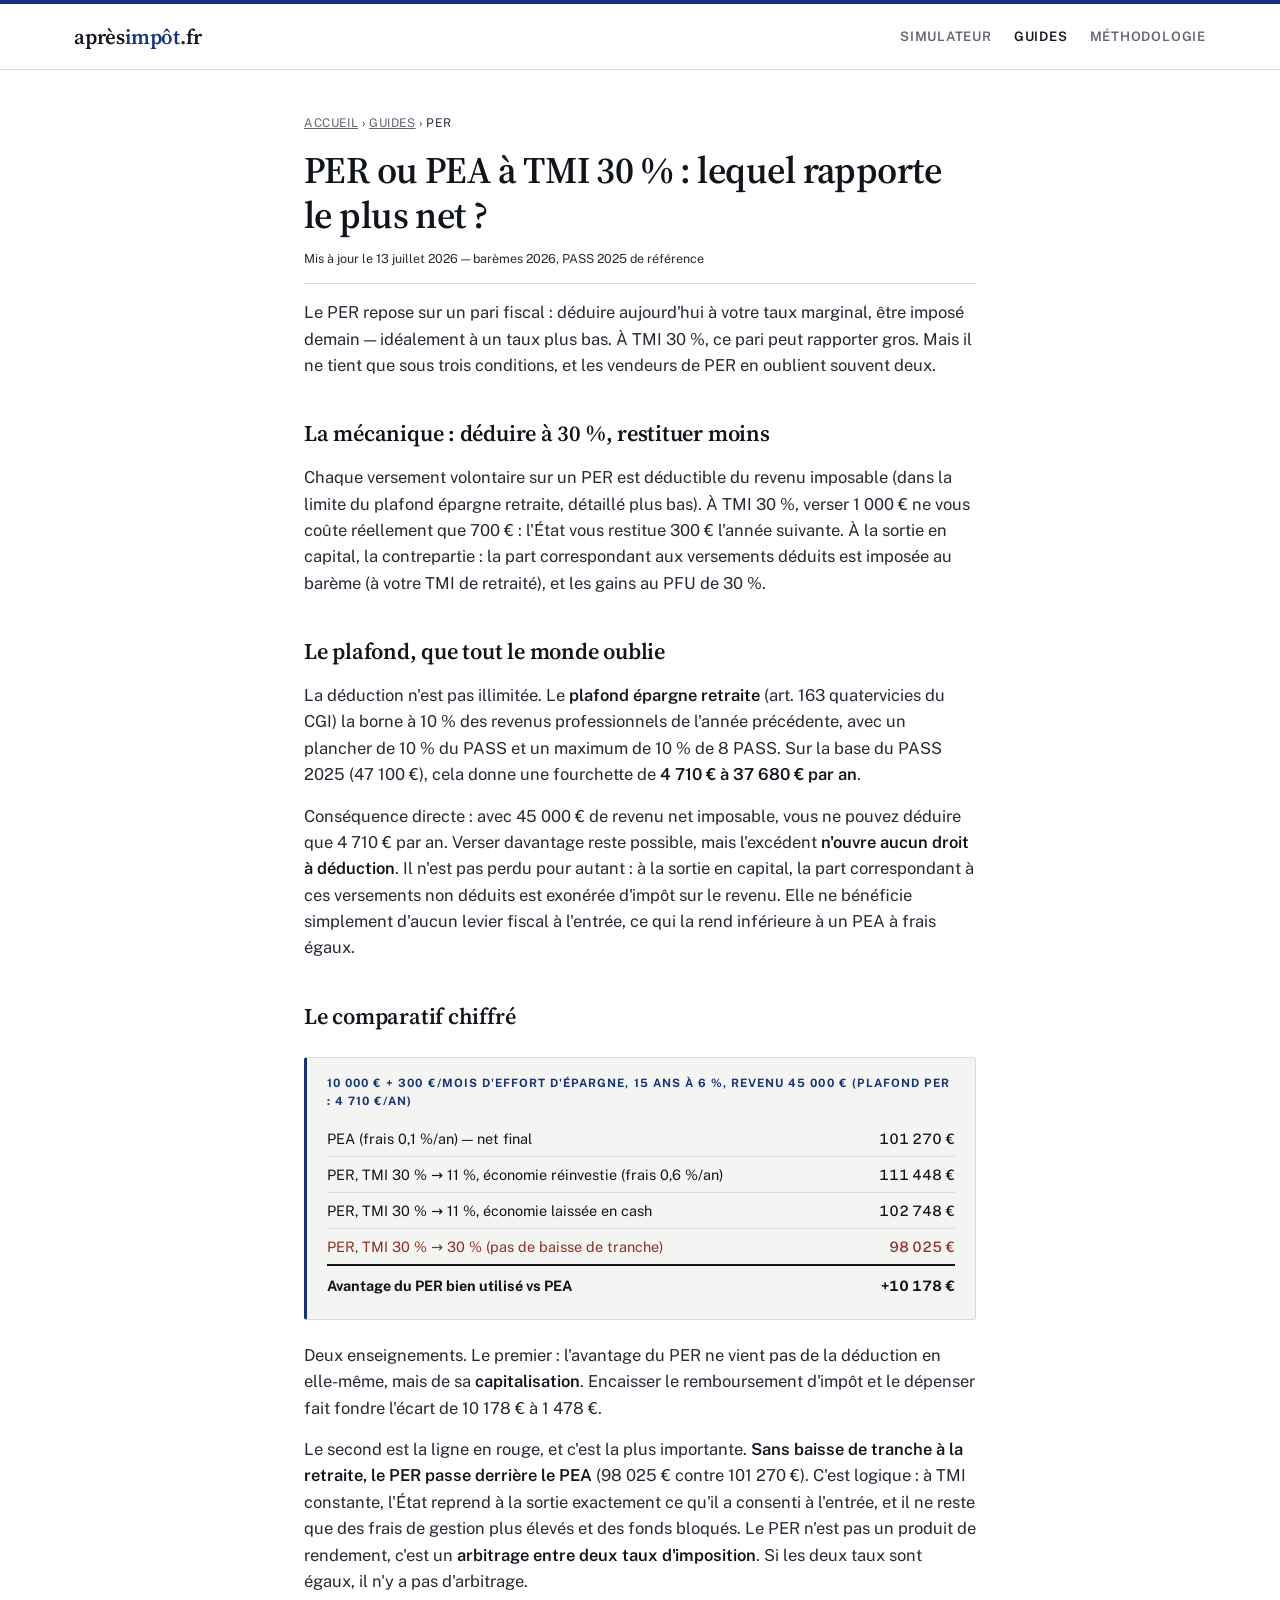
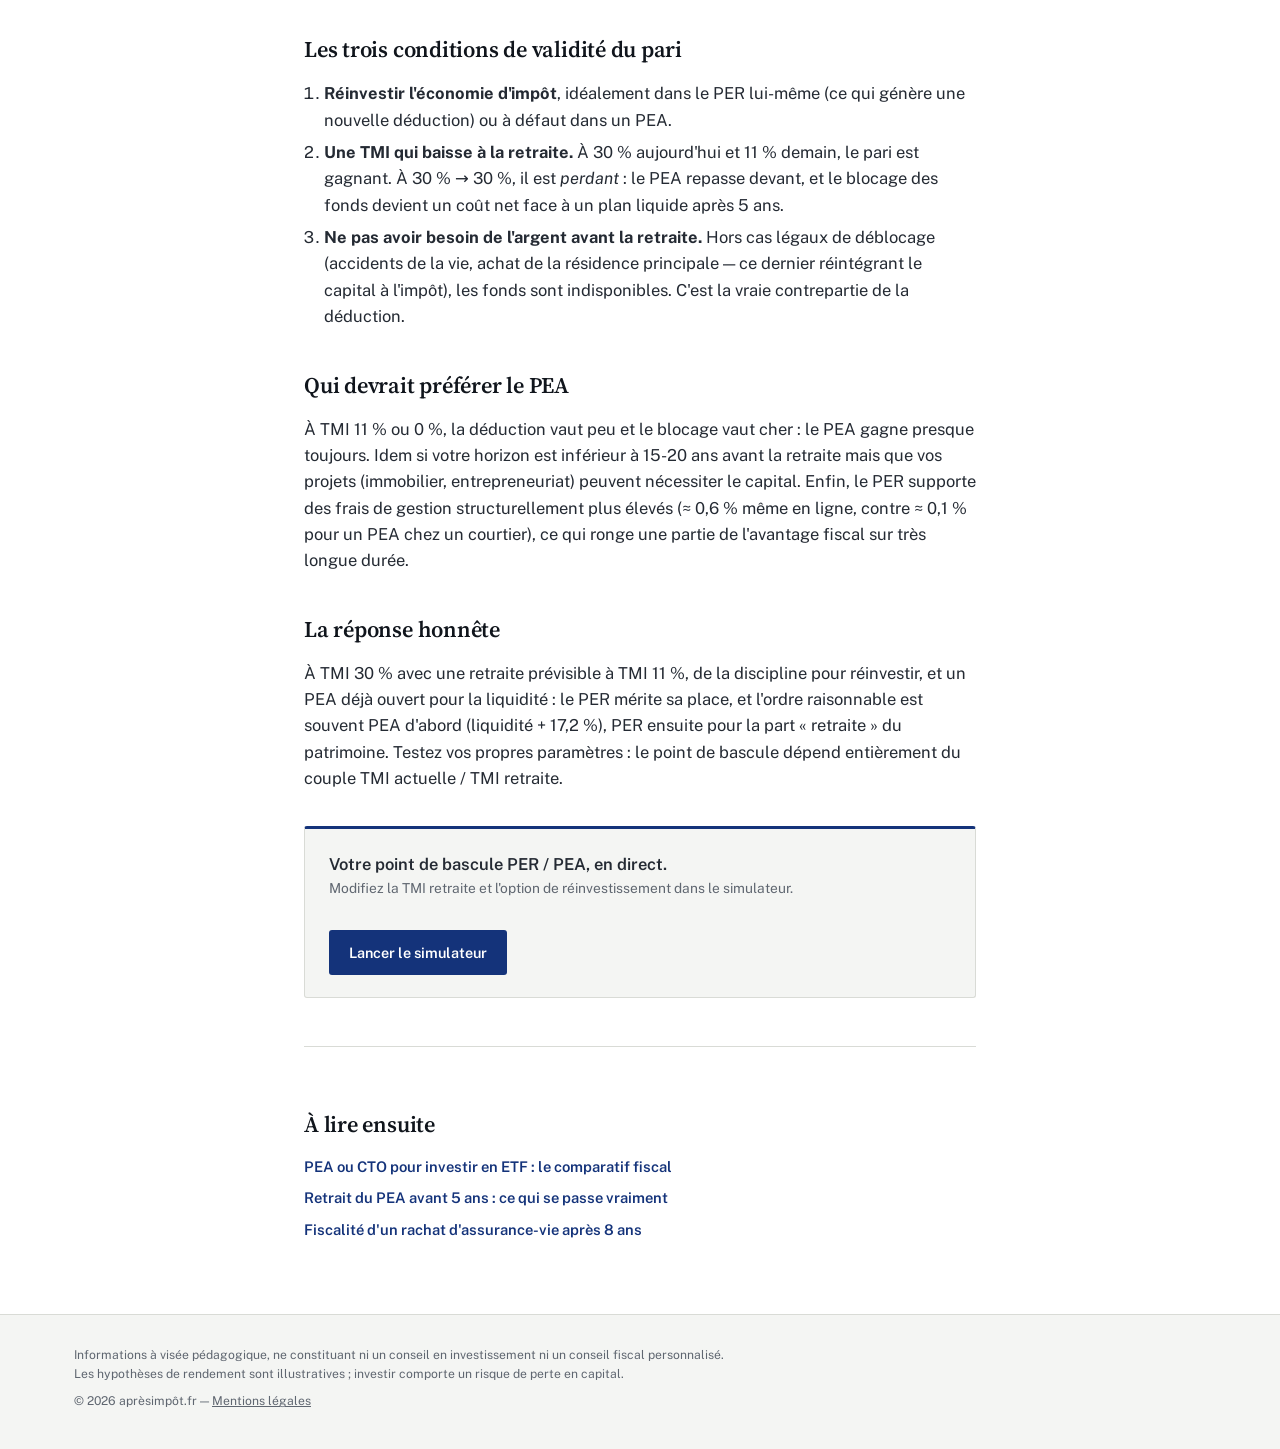
<file: guides/per-ou-pea-tmi-30.html>
<!DOCTYPE html>
<html lang="fr">
<head>
<meta charset="UTF-8"><meta name="viewport" content="width=device-width, initial-scale=1.0">
<title>PER ou PEA à TMI 30 % : lequel rapporte le plus net ? (2026)</title>
<meta name="description" content="À TMI 30 %, la déduction du PER est un levier puissant — à trois conditions précises. Comparatif chiffré PER vs PEA sur 15 ans, point de bascule selon la TMI à la retraite.">
<link rel="canonical" href="https://www.apresimpot.fr/guides/per-ou-pea-tmi-30.html">
<meta property="og:title" content="PER ou PEA à TMI 30 % : lequel rapporte le plus net ?">
<meta property="og:description" content="La déduction à l'entrée face à l'exonération d'IR du PEA, chiffres à l'appui.">
<meta property="og:type" content="article">
<meta property="og:url" content="https://www.apresimpot.fr/guides/per-ou-pea-tmi-30.html">
<meta property="og:site_name" content="aprèsimpôt.fr">
<meta property="og:locale" content="fr_FR">
<meta name="twitter:card" content="summary">
<meta name="twitter:title" content="PER ou PEA à TMI 30 % : lequel rapporte le plus net ?">
<meta name="twitter:description" content="La déduction à l'entrée face à l'exonération d'IR du PEA, chiffres à l'appui.">
<link rel="preconnect" href="https://fonts.googleapis.com"><link rel="preconnect" href="https://fonts.gstatic.com" crossorigin>
<link href="https://fonts.googleapis.com/css2?family=Source+Serif+4:opsz,wght@8..60,600&family=Public+Sans:wght@400;500;600;700&family=Spline+Sans+Mono:wght@400;500;700&display=swap" rel="stylesheet">
<link rel="stylesheet" href="../style.css">
<script type="application/ld+json">
{"@context": "https://schema.org", "@type": "Article", "headline": "PER ou PEA à TMI 30 % : lequel rapporte le plus net ?", "description": "La déduction à l'entrée face à l'exonération d'IR du PEA, chiffres à l'appui.", "inLanguage": "fr", "datePublished": "2026-06-10", "dateModified": "2026-07-13", "author": {"@type": "Organization", "name": "aprèsimpôt.fr"}, "publisher": {"@type": "Organization", "name": "aprèsimpôt.fr", "url": "https://www.apresimpot.fr/"}, "mainEntityOfPage": {"@type": "WebPage", "@id": "https://www.apresimpot.fr/guides/per-ou-pea-tmi-30.html"}}
</script>
<script type="application/ld+json">
{"@context": "https://schema.org", "@type": "BreadcrumbList", "itemListElement": [{"@type": "ListItem", "position": 1, "name": "Accueil", "item": "https://www.apresimpot.fr/"}, {"@type": "ListItem", "position": 2, "name": "Guides", "item": "https://www.apresimpot.fr/guides/"}, {"@type": "ListItem", "position": 3, "name": "PER ou PEA à TMI 30 % : lequel rapporte le plus net ?"}]}
</script>
</head>
<body>
<header><div class="header-in">
  <a class="logo" href="../index.html">après<span class="net-word">impôt</span>.fr</a>
  <nav class="main"><a href="../index.html">Simulateur</a><a href="index.html" aria-current="page">Guides</a><a href="../index.html#methodologie">Méthodologie</a></nav>
</div></header>

<main class="article">
<p class="crumb"><a href="../index.html">Accueil</a> › <a href="index.html">Guides</a> › PER</p>
<h1>PER ou PEA à TMI 30 % : lequel rapporte le plus net ?</h1>
<p class="meta">Mis à jour le 13 juillet 2026 — barèmes 2026, PASS 2025 de référence</p>

<p>Le PER repose sur un pari fiscal : déduire aujourd'hui à votre taux marginal, être imposé demain — idéalement à un taux plus bas. À TMI 30 %, ce pari peut rapporter gros. Mais il ne tient que sous trois conditions, et les vendeurs de PER en oublient souvent deux.</p>

<h2>La mécanique : déduire à 30 %, restituer moins</h2>
<p>Chaque versement volontaire sur un PER est déductible du revenu imposable (dans la limite du plafond épargne retraite, détaillé plus bas). À TMI 30 %, verser 1 000 € ne vous coûte réellement que 700 € : l'État vous restitue 300 € l'année suivante. À la sortie en capital, la contrepartie : la part correspondant aux versements déduits est imposée au barème (à votre TMI de retraité), et les gains au PFU de 30 %.</p>

<h2>Le plafond, que tout le monde oublie</h2>
<p>La déduction n'est pas illimitée. Le <strong>plafond épargne retraite</strong> (art. 163 quatervicies du CGI) la borne à 10 % des revenus professionnels de l'année précédente, avec un plancher de 10 % du PASS et un maximum de 10 % de 8 PASS. Sur la base du PASS 2025 (47 100 €), cela donne une fourchette de <strong>4 710 € à 37 680 € par an</strong>.</p>
<p>Conséquence directe : avec 45 000 € de revenu net imposable, vous ne pouvez déduire que 4 710 € par an. Verser davantage reste possible, mais l'excédent <strong>n'ouvre aucun droit à déduction</strong>. Il n'est pas perdu pour autant : à la sortie en capital, la part correspondant à ces versements non déduits est exonérée d'impôt sur le revenu. Elle ne bénéficie simplement d'aucun levier fiscal à l'entrée, ce qui la rend inférieure à un PEA à frais égaux.</p>

<h2>Le comparatif chiffré</h2>
<div class="example">
<div class="ex-title">10 000 € + 300 €/mois d'effort d'épargne, 15 ans à 6 %, revenu 45 000 € (plafond PER : 4 710 €/an)</div>
<table>
<tr><td>PEA (frais 0,1 %/an) — net final</td><td>101 270 €</td></tr>
<tr><td>PER, TMI 30 % → 11 %, économie réinvestie (frais 0,6 %/an)</td><td>111 448 €</td></tr>
<tr><td>PER, TMI 30 % → 11 %, économie laissée en cash</td><td>102 748 €</td></tr>
<tr class="t-tax"><td>PER, TMI 30 % → 30 % (pas de baisse de tranche)</td><td>98 025 €</td></tr>
<tr class="t-net"><td>Avantage du PER bien utilisé vs PEA</td><td>+10 178 €</td></tr>
</table>
</div>
<p>Deux enseignements. Le premier : l'avantage du PER ne vient pas de la déduction en elle-même, mais de sa <strong>capitalisation</strong>. Encaisser le remboursement d'impôt et le dépenser fait fondre l'écart de 10 178 € à 1 478 €.</p>
<p>Le second est la ligne en rouge, et c'est la plus importante. <strong>Sans baisse de tranche à la retraite, le PER passe derrière le PEA</strong> (98 025 € contre 101 270 €). C'est logique : à TMI constante, l'État reprend à la sortie exactement ce qu'il a consenti à l'entrée, et il ne reste que des frais de gestion plus élevés et des fonds bloqués. Le PER n'est pas un produit de rendement, c'est un <strong>arbitrage entre deux taux d'imposition</strong>. Si les deux taux sont égaux, il n'y a pas d'arbitrage.</p>

<h2>Les trois conditions de validité du pari</h2>
<ol>
<li><strong>Réinvestir l'économie d'impôt</strong>, idéalement dans le PER lui-même (ce qui génère une nouvelle déduction) ou à défaut dans un PEA.</li>
<li><strong>Une TMI qui baisse à la retraite.</strong> À 30 % aujourd'hui et 11 % demain, le pari est gagnant. À 30 % → 30 %, il est <em>perdant</em> : le PEA repasse devant, et le blocage des fonds devient un coût net face à un plan liquide après 5 ans.</li>
<li><strong>Ne pas avoir besoin de l'argent avant la retraite.</strong> Hors cas légaux de déblocage (accidents de la vie, achat de la résidence principale — ce dernier réintégrant le capital à l'impôt), les fonds sont indisponibles. C'est la vraie contrepartie de la déduction.</li>
</ol>

<h2>Qui devrait préférer le PEA</h2>
<p>À TMI 11 % ou 0 %, la déduction vaut peu et le blocage vaut cher : le PEA gagne presque toujours. Idem si votre horizon est inférieur à 15-20 ans avant la retraite mais que vos projets (immobilier, entrepreneuriat) peuvent nécessiter le capital. Enfin, le PER supporte des frais de gestion structurellement plus élevés (≈ 0,6 % même en ligne, contre ≈ 0,1 % pour un PEA chez un courtier), ce qui ronge une partie de l'avantage fiscal sur très longue durée.</p>

<h2>La réponse honnête</h2>
<p>À TMI 30 % avec une retraite prévisible à TMI 11 %, de la discipline pour réinvestir, et un PEA déjà ouvert pour la liquidité : le PER mérite sa place, et l'ordre raisonnable est souvent PEA d'abord (liquidité + 17,2 %), PER ensuite pour la part « retraite » du patrimoine. Testez vos propres paramètres : le point de bascule dépend entièrement du couple TMI actuelle / TMI retraite.</p>

<div class="cta">
  <p>Votre point de bascule PER / PEA, en direct.<small>Modifiez la TMI retraite et l'option de réinvestissement dans le simulateur.</small></p>
  <a href="../index.html">Lancer le simulateur</a>
</div>

<div class="related">
<h2>À lire ensuite</h2>
<a href="pea-ou-cto-etf.html">PEA ou CTO pour investir en ETF : le comparatif fiscal</a>
<a href="retrait-pea-avant-5-ans.html">Retrait du PEA avant 5 ans : ce qui se passe vraiment</a>
<a href="fiscalite-rachat-assurance-vie-8-ans.html">Fiscalité d'un rachat d'assurance-vie après 8 ans</a>
</div>
</main>

<footer><div class="footer-in">
<p>Informations à visée pédagogique, ne constituant ni un conseil en investissement ni un conseil fiscal personnalisé. Les hypothèses de rendement sont illustratives ; investir comporte un risque de perte en capital.</p>
<p>© 2026 aprèsimpôt.fr — <a href="../mentions-legales.html">Mentions légales</a></p>
</div></footer>
</body>
</html>
</file>
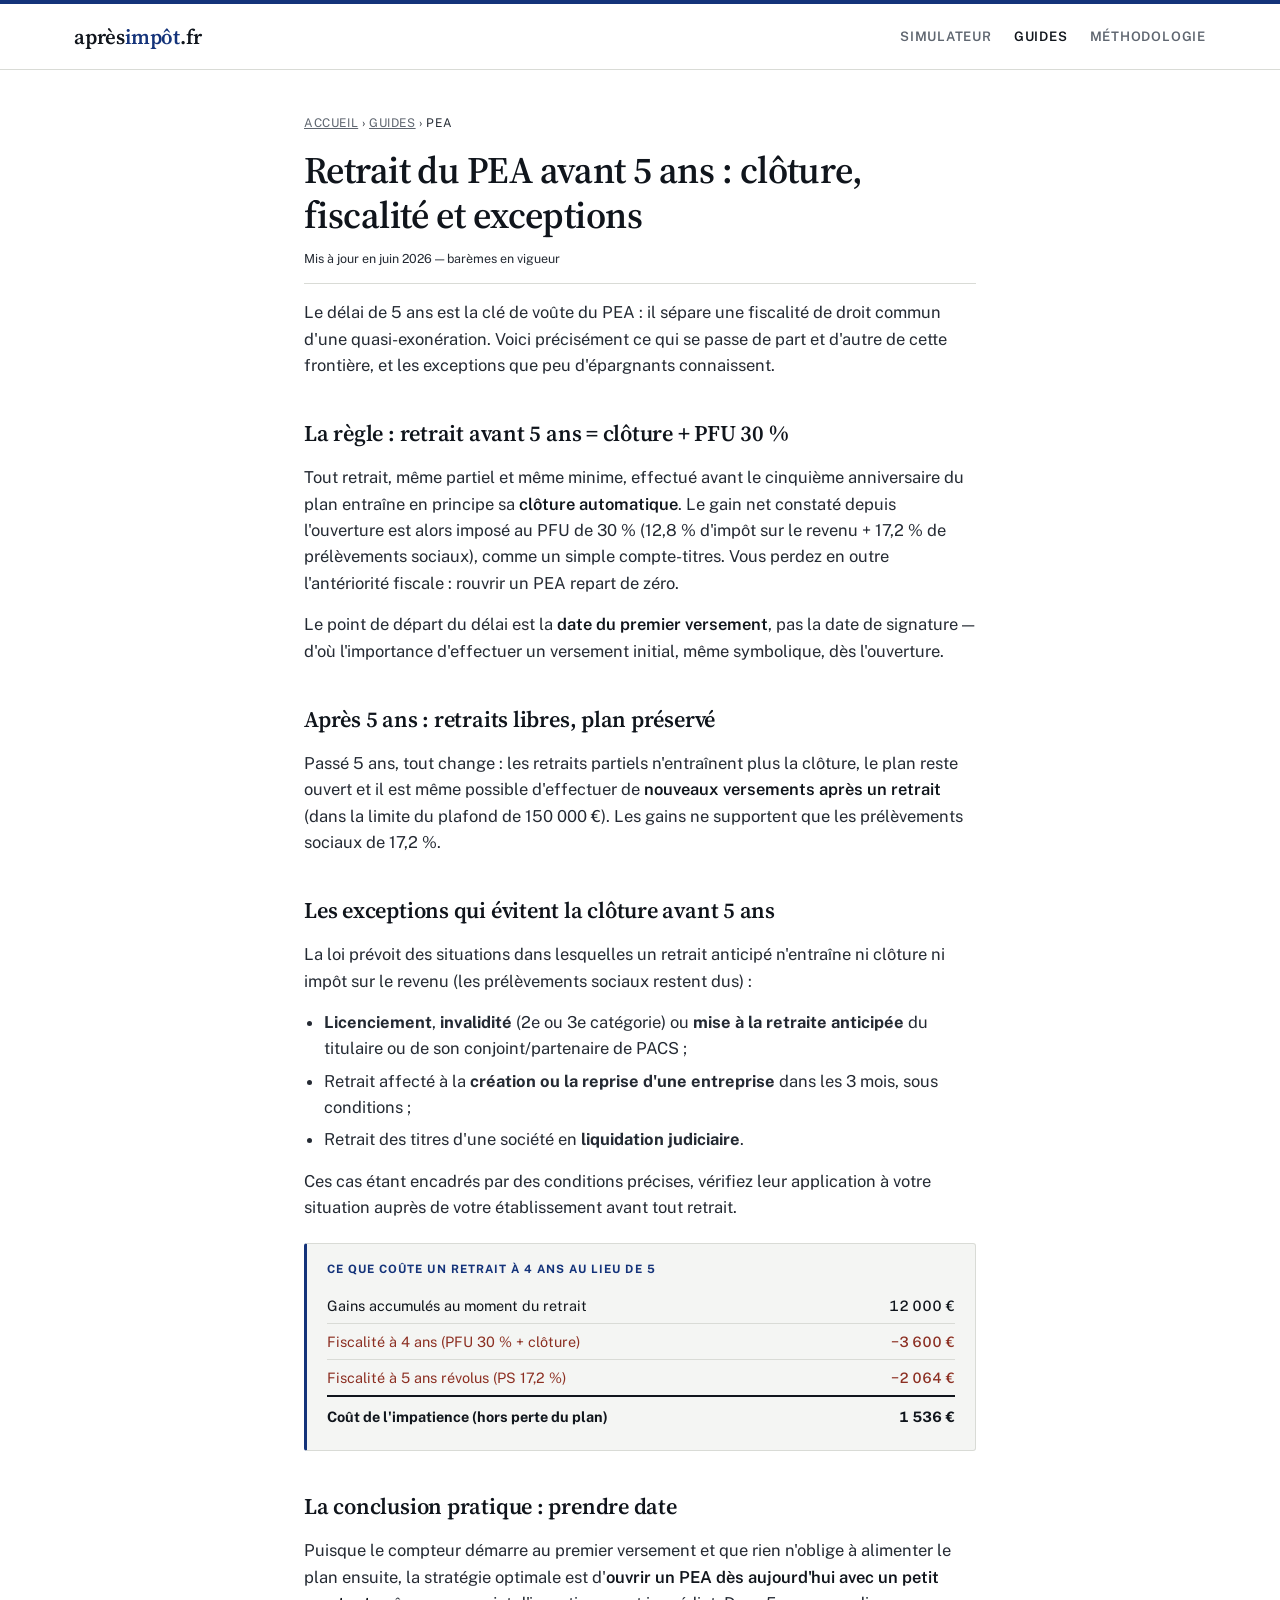
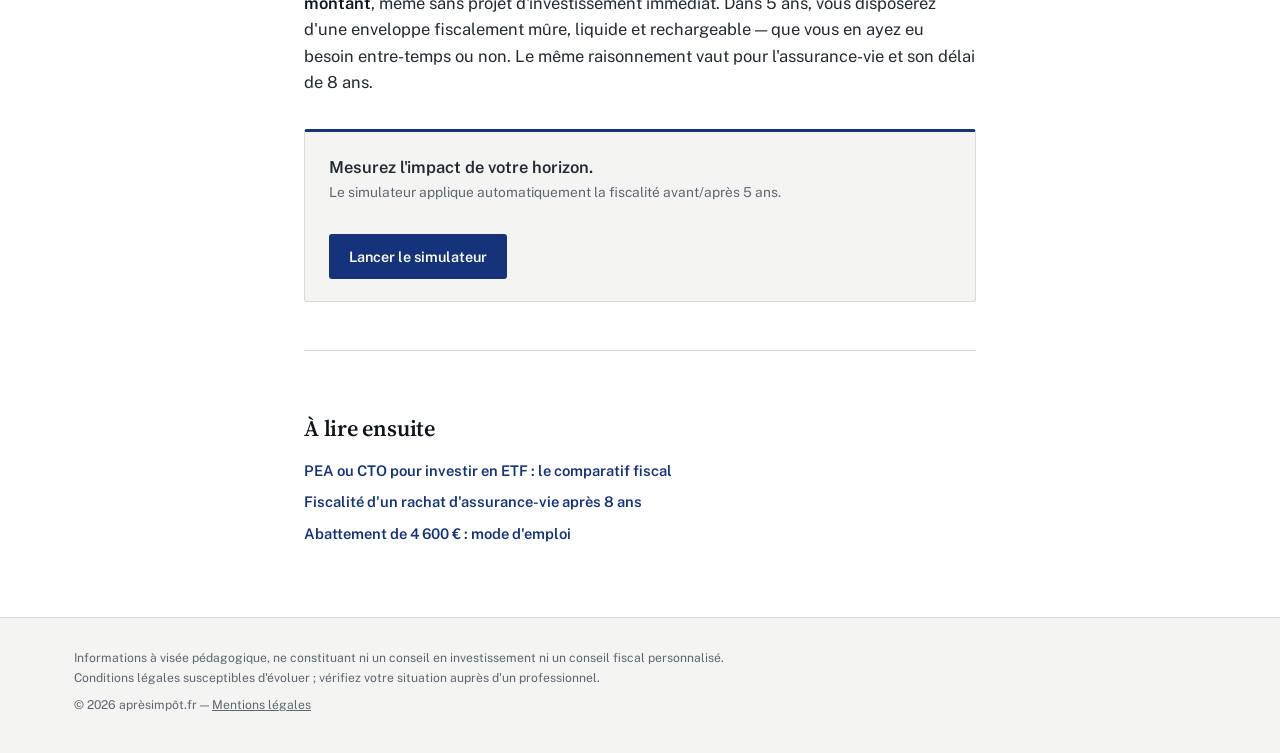
<file: guides/retrait-pea-avant-5-ans.html>
<!DOCTYPE html>
<html lang="fr">
<head>
<meta charset="UTF-8"><meta name="viewport" content="width=device-width, initial-scale=1.0">
<title>Retrait du PEA avant 5 ans : clôture, fiscalité et exceptions (2026)</title>
<meta name="description" content="Que se passe-t-il vraiment si vous retirez de votre PEA avant 5 ans ? Clôture du plan, PFU de 30 %, cas d'exonération prévus par la loi, et pourquoi « prendre date » change tout.">
<link rel="canonical" href="https://www.apresimpot.fr/guides/retrait-pea-avant-5-ans.html">
<meta property="og:title" content="Retrait du PEA avant 5 ans : clôture, fiscalité et exceptions">
<meta property="og:description" content="Ce que coûte vraiment un retrait anticipé, et les cas légaux d'exonération.">
<meta property="og:type" content="article">
<meta property="og:url" content="https://www.apresimpot.fr/guides/retrait-pea-avant-5-ans.html">
<meta property="og:site_name" content="aprèsimpôt.fr">
<meta property="og:locale" content="fr_FR">
<meta name="twitter:card" content="summary">
<meta name="twitter:title" content="Retrait du PEA avant 5 ans : clôture, fiscalité et exceptions">
<meta name="twitter:description" content="Ce que coûte vraiment un retrait anticipé, et les cas légaux d'exonération.">
<link rel="preconnect" href="https://fonts.googleapis.com"><link rel="preconnect" href="https://fonts.gstatic.com" crossorigin>
<link href="https://fonts.googleapis.com/css2?family=Source+Serif+4:opsz,wght@8..60,600&family=Public+Sans:wght@400;500;600;700&family=Spline+Sans+Mono:wght@400;500;700&display=swap" rel="stylesheet">
<link rel="stylesheet" href="../style.css">
<script type="application/ld+json">
{"@context": "https://schema.org", "@type": "Article", "headline": "Retrait du PEA avant 5 ans : clôture, fiscalité et exceptions", "description": "Ce que coûte vraiment un retrait anticipé, et les cas légaux d'exonération.", "inLanguage": "fr", "datePublished": "2026-06-10", "dateModified": "2026-07-13", "author": {"@type": "Organization", "name": "aprèsimpôt.fr"}, "publisher": {"@type": "Organization", "name": "aprèsimpôt.fr", "url": "https://www.apresimpot.fr/"}, "mainEntityOfPage": {"@type": "WebPage", "@id": "https://www.apresimpot.fr/guides/retrait-pea-avant-5-ans.html"}}
</script>
<script type="application/ld+json">
{"@context": "https://schema.org", "@type": "BreadcrumbList", "itemListElement": [{"@type": "ListItem", "position": 1, "name": "Accueil", "item": "https://www.apresimpot.fr/"}, {"@type": "ListItem", "position": 2, "name": "Guides", "item": "https://www.apresimpot.fr/guides/"}, {"@type": "ListItem", "position": 3, "name": "Retrait du PEA avant 5 ans : clôture, fiscalité et exceptions"}]}
</script>
</head>
<body>
<header><div class="header-in">
  <a class="logo" href="../index.html">après<span class="net-word">impôt</span>.fr</a>
  <nav class="main"><a href="../index.html">Simulateur</a><a href="index.html" aria-current="page">Guides</a><a href="../index.html#methodologie">Méthodologie</a></nav>
</div></header>

<main class="article">
<p class="crumb"><a href="../index.html">Accueil</a> › <a href="index.html">Guides</a> › PEA</p>
<h1>Retrait du PEA avant 5 ans : clôture, fiscalité et exceptions</h1>
<p class="meta">Mis à jour en juin 2026 — barèmes en vigueur</p>

<p>Le délai de 5 ans est la clé de voûte du PEA : il sépare une fiscalité de droit commun d'une quasi-exonération. Voici précisément ce qui se passe de part et d'autre de cette frontière, et les exceptions que peu d'épargnants connaissent.</p>

<h2>La règle : retrait avant 5 ans = clôture + PFU 30 %</h2>
<p>Tout retrait, même partiel et même minime, effectué avant le cinquième anniversaire du plan entraîne en principe sa <strong>clôture automatique</strong>. Le gain net constaté depuis l'ouverture est alors imposé au PFU de 30 % (12,8 % d'impôt sur le revenu + 17,2 % de prélèvements sociaux), comme un simple compte-titres. Vous perdez en outre l'antériorité fiscale : rouvrir un PEA repart de zéro.</p>
<p>Le point de départ du délai est la <strong>date du premier versement</strong>, pas la date de signature — d'où l'importance d'effectuer un versement initial, même symbolique, dès l'ouverture.</p>

<h2>Après 5 ans : retraits libres, plan préservé</h2>
<p>Passé 5 ans, tout change : les retraits partiels n'entraînent plus la clôture, le plan reste ouvert et il est même possible d'effectuer de <strong>nouveaux versements après un retrait</strong> (dans la limite du plafond de 150 000 €). Les gains ne supportent que les prélèvements sociaux de 17,2 %.</p>

<h2>Les exceptions qui évitent la clôture avant 5 ans</h2>
<p>La loi prévoit des situations dans lesquelles un retrait anticipé n'entraîne ni clôture ni impôt sur le revenu (les prélèvements sociaux restent dus) :</p>
<ul>
<li><strong>Licenciement</strong>, <strong>invalidité</strong> (2e ou 3e catégorie) ou <strong>mise à la retraite anticipée</strong> du titulaire ou de son conjoint/partenaire de PACS ;</li>
<li>Retrait affecté à la <strong>création ou la reprise d'une entreprise</strong> dans les 3 mois, sous conditions ;</li>
<li>Retrait des titres d'une société en <strong>liquidation judiciaire</strong>.</li>
</ul>
<p>Ces cas étant encadrés par des conditions précises, vérifiez leur application à votre situation auprès de votre établissement avant tout retrait.</p>

<div class="example">
<div class="ex-title">Ce que coûte un retrait à 4 ans au lieu de 5</div>
<table>
<tr><td>Gains accumulés au moment du retrait</td><td>12 000 €</td></tr>
<tr class="t-tax"><td>Fiscalité à 4 ans (PFU 30 % + clôture)</td><td>−3 600 €</td></tr>
<tr class="t-tax"><td>Fiscalité à 5 ans révolus (PS 17,2 %)</td><td>−2 064 €</td></tr>
<tr class="t-net"><td>Coût de l'impatience (hors perte du plan)</td><td>1 536 €</td></tr>
</table>
</div>

<h2>La conclusion pratique : prendre date</h2>
<p>Puisque le compteur démarre au premier versement et que rien n'oblige à alimenter le plan ensuite, la stratégie optimale est d'<strong>ouvrir un PEA dès aujourd'hui avec un petit montant</strong>, même sans projet d'investissement immédiat. Dans 5 ans, vous disposerez d'une enveloppe fiscalement mûre, liquide et rechargeable — que vous en ayez eu besoin entre-temps ou non. Le même raisonnement vaut pour l'assurance-vie et son délai de 8 ans.</p>

<div class="cta">
  <p>Mesurez l'impact de votre horizon.<small>Le simulateur applique automatiquement la fiscalité avant/après 5 ans.</small></p>
  <a href="../index.html">Lancer le simulateur</a>
</div>

<div class="related">
<h2>À lire ensuite</h2>
<a href="pea-ou-cto-etf.html">PEA ou CTO pour investir en ETF : le comparatif fiscal</a>
<a href="fiscalite-rachat-assurance-vie-8-ans.html">Fiscalité d'un rachat d'assurance-vie après 8 ans</a>
<a href="abattement-4600-assurance-vie.html">Abattement de 4 600 € : mode d'emploi</a>
</div>
</main>

<footer><div class="footer-in">
<p>Informations à visée pédagogique, ne constituant ni un conseil en investissement ni un conseil fiscal personnalisé. Conditions légales susceptibles d'évoluer ; vérifiez votre situation auprès d'un professionnel.</p>
<p>© 2026 aprèsimpôt.fr — <a href="../mentions-legales.html">Mentions légales</a></p>
</div></footer>
</body>
</html>
</file>
<file: style.css>
/* ============================================================
   apresimpot.fr — système de design "avis d'imposition"
   Encre / bleu administratif / brique. Filets, pas d'ombres.
   ============================================================ */
:root{
  --encre:#10151C;
  --bleu:#14337A;
  --bleu-pale:#EDF0F7;
  --brique:#8C2F22;
  --brique-pale:#F6EDEB;
  --papier:#FFFFFF;
  --trame:#F4F5F3;
  --trait:#D9DBD6;
  --trait-fort:#A8ACA5;
  --gris:#5F6670;
  --capital:#C6C9C3;
  --r:3px;
}
*{box-sizing:border-box;margin:0;padding:0}
html{scroll-behavior:smooth}
@media (prefers-reduced-motion:reduce){html{scroll-behavior:auto}*{transition:none!important;animation:none!important}}
body{
  font-family:'Public Sans',system-ui,sans-serif;
  background:var(--papier);
  color:var(--encre);
  line-height:1.6;
  font-size:16.5px;
  -webkit-font-smoothing:antialiased;
}
a{color:var(--bleu)}
:focus-visible{outline:2px solid var(--bleu);outline-offset:2px;border-radius:2px}
.mono{font-variant-numeric:tabular-nums}

/* ---------- en-tête : bandeau institutionnel ---------- */
body::before{content:"";display:block;height:4px;background:var(--bleu)}
header{border-bottom:1px solid var(--trait);background:var(--papier)}
.header-in{
  max-width:1180px;margin:0 auto;padding:16px 24px;
  display:flex;align-items:center;justify-content:space-between;gap:16px;flex-wrap:wrap;
}
.logo{
  font-family:'Source Serif 4',Georgia,serif;font-weight:600;font-size:1.3rem;
  letter-spacing:-.01em;text-decoration:none;color:var(--encre);
}
.logo .net-word{color:var(--bleu)}
nav.main{display:flex;gap:22px;align-items:center}
nav.main a{
  font-size:.82rem;font-weight:600;text-decoration:none;color:var(--gris);
  text-transform:uppercase;letter-spacing:.06em;
}
nav.main a:hover,nav.main a[aria-current]{color:var(--encre)}

/* ---------- éditorial ---------- */
main.article{max-width:720px;margin:0 auto;padding:44px 24px 0}
.crumb{font-size:.75rem;color:var(--gris);margin-bottom:20px;text-transform:uppercase;letter-spacing:.05em}
.crumb a{color:var(--gris)}
main.article h1{
  font-family:'Source Serif 4',Georgia,serif;font-weight:600;
  font-size:clamp(1.75rem,3.6vw,2.35rem);letter-spacing:-.015em;line-height:1.18;margin-bottom:12px;
}
.meta{
  font-size:.78rem;color:var(--gris);margin-bottom:30px;
  padding-bottom:14px;border-bottom:1px solid var(--trait);
}
main.article h2{
  font-family:'Source Serif 4',Georgia,serif;font-weight:600;font-size:1.4rem;
  margin:38px 0 12px;letter-spacing:-.01em;
}
main.article h3{font-weight:700;font-size:1rem;margin:24px 0 8px;letter-spacing:-.005em}
main.article p{margin-bottom:15px;color:#242A33}
main.article p strong{color:var(--encre);font-weight:600}
main.article ul,main.article ol{margin:0 0 15px 20px;color:#242A33}
main.article li{margin-bottom:6px}

/* encadré chiffré : traité comme un extrait d'avis */
.example{
  background:var(--trame);border:1px solid var(--trait);border-left:3px solid var(--bleu);
  border-radius:var(--r);padding:16px 20px;margin:22px 0;
}
.example .ex-title{
  font-weight:700;font-size:.72rem;text-transform:uppercase;letter-spacing:.09em;
  color:var(--bleu);margin-bottom:10px;
}
.example table{width:100%;border-collapse:collapse;font-size:.9rem}
.example td{padding:6px 0;border-bottom:1px solid var(--trait)}
.example td:last-child{text-align:right;font-family:'Spline Sans Mono',monospace;font-variant-numeric:tabular-nums}
.example tr.t-tax td{color:var(--brique)}
.example tr.t-net td{font-weight:700;border-bottom:0;border-top:2px solid var(--encre);padding-top:8px}

/* appel vers le simulateur */
.cta{
  border:1px solid var(--trait);border-top:3px solid var(--bleu);background:var(--trame);
  border-radius:var(--r);padding:22px 24px;margin:34px 0;
  display:flex;justify-content:space-between;align-items:center;gap:16px;flex-wrap:wrap;
}
.cta p{margin:0;font-weight:600;color:var(--encre)}
.cta small{display:block;font-weight:400;color:var(--gris)}
.cta a{
  background:var(--bleu);color:#fff;text-decoration:none;font-weight:600;font-size:.9rem;
  padding:11px 20px;border-radius:var(--r);white-space:nowrap;
}
.cta a:hover{background:var(--encre)}

.related{border-top:1px solid var(--trait);margin-top:48px;padding-top:22px}
.related h2{margin-top:0;font-size:1.1rem}
.related a{display:block;margin-bottom:8px;font-weight:600;font-size:.92rem;text-decoration:none}
.related a:hover{text-decoration:underline}

/* ---------- pied ---------- */
footer{margin-top:72px;border-top:1px solid var(--trait);background:var(--trame)}
.footer-in{max-width:1180px;margin:0 auto;padding:30px 24px;font-size:.76rem;color:var(--gris)}
.footer-in p{margin-bottom:8px;max-width:95ch}
.footer-in a{color:var(--gris)}

/* ---------- index des guides ---------- */
.guide-list{max-width:820px;margin:0 auto;padding:44px 24px 0}
.guide-list h1{
  font-family:'Source Serif 4',Georgia,serif;font-weight:600;font-size:2rem;
  letter-spacing:-.015em;margin-bottom:10px;
}
.guide-list>p{color:var(--gris);margin-bottom:8px;max-width:70ch}
.guide-card{border-top:1px solid var(--trait);padding:20px 0}
.guide-card a{
  font-family:'Source Serif 4',Georgia,serif;font-weight:600;font-size:1.15rem;
  text-decoration:none;color:var(--encre);
}
.guide-card a:hover{color:var(--bleu)}
.guide-card p{font-size:.88rem;color:var(--gris);margin-top:6px;max-width:72ch}

/* montants : chiffres tabulaires, pas de monospace (l'espace fine U+202F
   occupe une chasse pleine en monospace et creuse les nombres) */
.example td:last-child{font-family:'Public Sans',system-ui,sans-serif;font-variant-numeric:tabular-nums;font-weight:500}

/* index des guides : regroupement par enveloppe */
.guide-list h2{
  font-family:'Source Serif 4',Georgia,serif;font-weight:600;font-size:1.3rem;
  letter-spacing:-.01em;margin:40px 0 2px;padding-bottom:10px;border-bottom:2px solid var(--encre);
}
.guide-list h2+.guide-card{border-top:0}
.guide-list .crumb{margin-bottom:18px}
</file>
